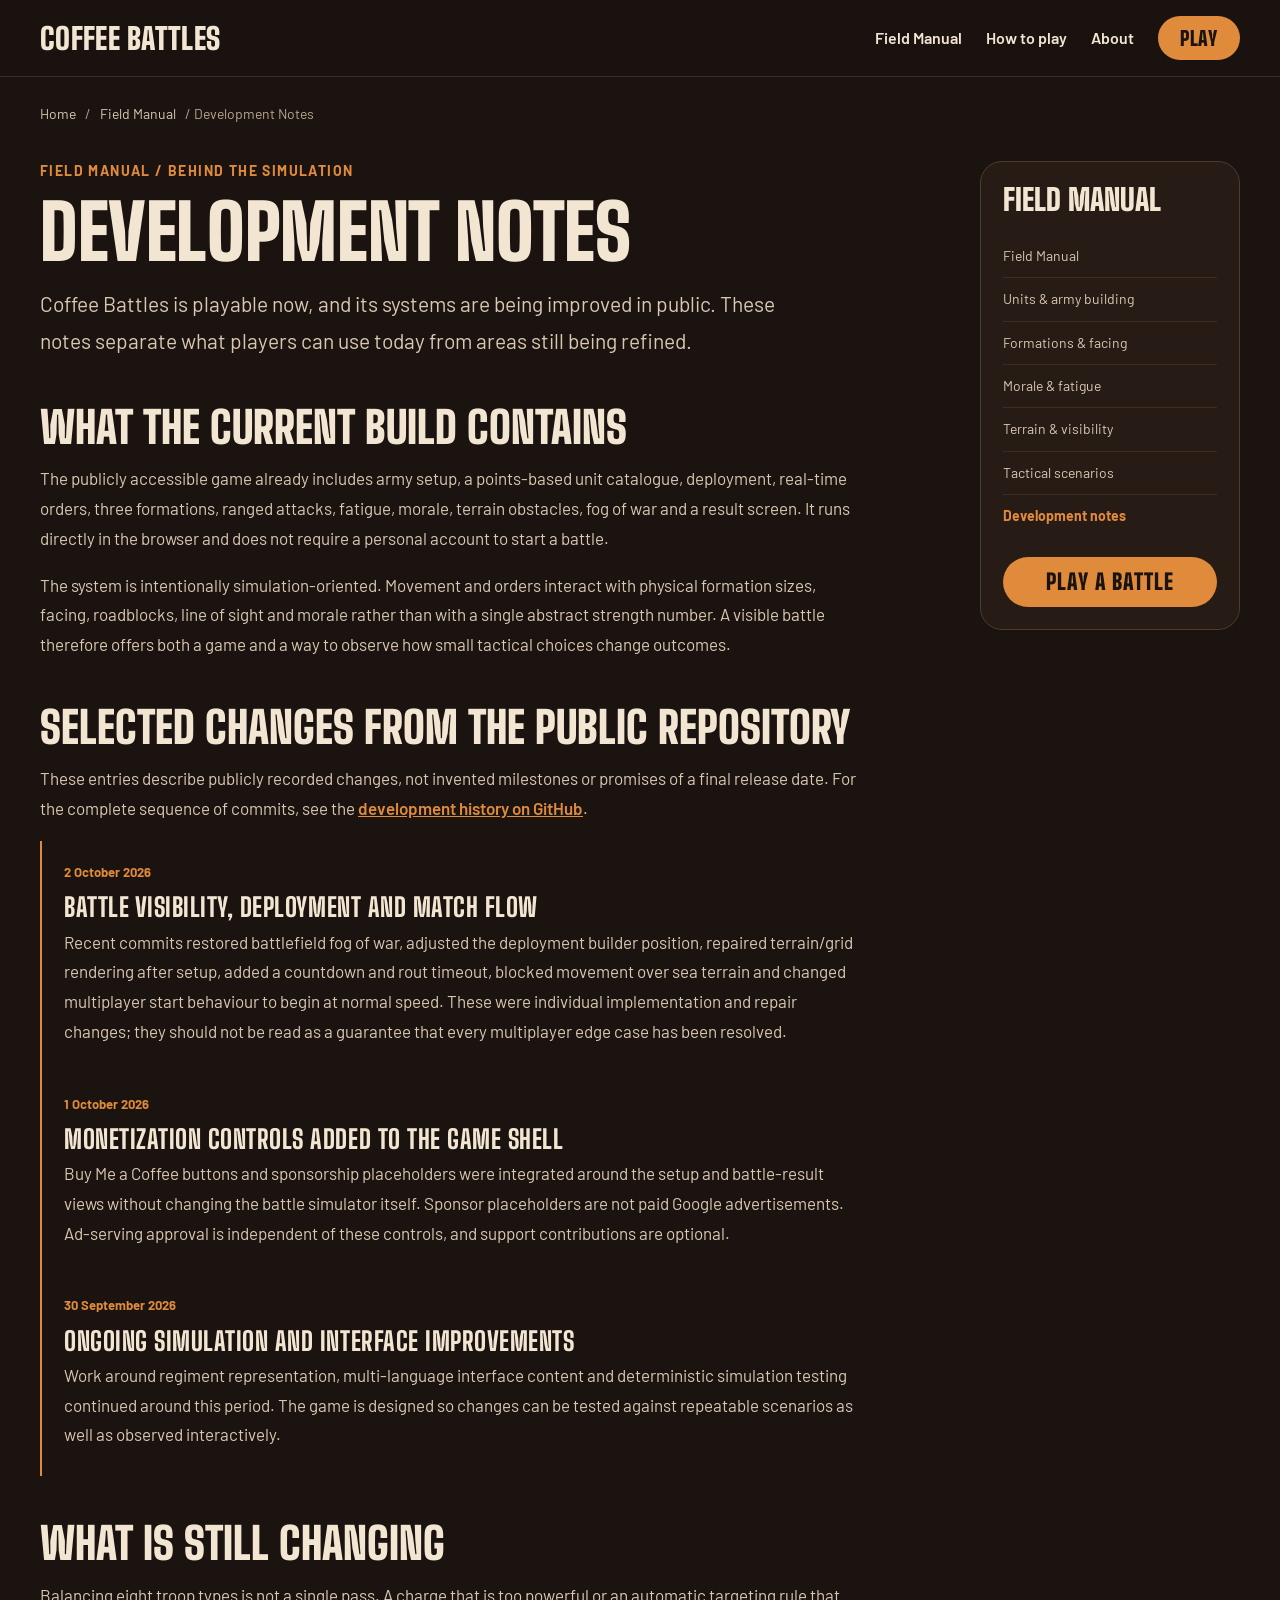
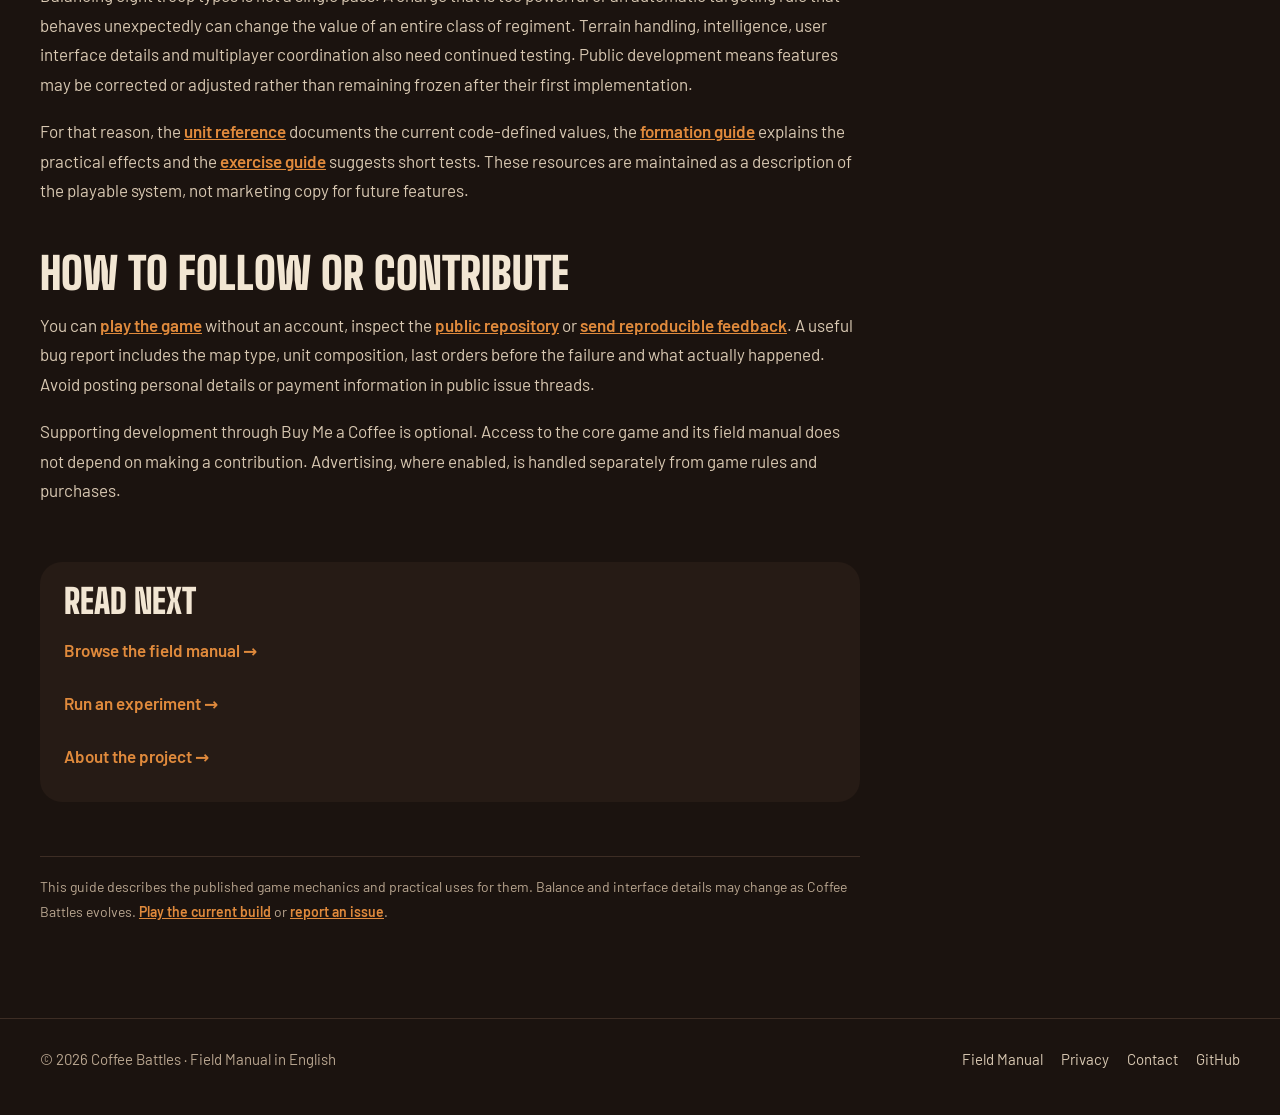
<file: development.html>
<!DOCTYPE html>
<html lang="en">
<head>
<meta charset="UTF-8">
<meta name="viewport" content="width=device-width,initial-scale=1">
<meta name="robots" content="index,follow">
<meta name="description" content="A transparent account of Coffee Battles game systems and recent development work: unit catalogue, AI, fog of war, multiplayer and ongoing improvements.">
<meta property="og:type" content="article">
<meta property="og:title" content="Development Notes | Coffee Battles">
<meta property="og:description" content="A transparent account of Coffee Battles game systems and recent development work: unit catalogue, AI, fog of war, multiplayer and ongoing improvements.">
<meta property="og:url" content="https://coffeebattles.online/development">
<link rel="canonical" href="https://coffeebattles.online/development">
<link rel="icon" href="/favicon.svg" type="image/svg+xml">
<link rel="stylesheet" href="/site.css">
<title>Development Notes | Coffee Battles</title>
</head>
<body><header class="site-header"><nav class="nav" aria-label="Main navigation"><a class="brand" href="/">Coffee Battles</a><div class="nav-links"><a href="/manual">Field Manual</a><a href="/how-to-play">How to play</a><a href="/about">About</a><a class="play" href="/play">Play</a></div></nav></header>
<main class="shell manual-layout"><div class="manual-breadcrumb"><a href="/">Home</a> / <a href="/manual">Field Manual</a> / Development Notes</div>
<div class="manual-columns sponsor-doc-grid sponsor-doc-grid--manual"><div class="sponsor-rail sponsor-rail--left" aria-hidden="true"><span class="sponsor-rail__kicker">SPONSOR</span><span class="sponsor-rail__cup">☕</span><strong class="sponsor-rail__label">AD SPACE</strong><small class="sponsor-rail__size">160 × 600</small></div><article class="prose manual-article">
<p class="manual-kicker">Field Manual / Behind the simulation</p><h1>Development Notes</h1><p class="lead">Coffee Battles is playable now, and its systems are being improved in public. These notes separate what players can use today from areas still being refined.</p>
<h2>What the current build contains</h2>
<p>The publicly accessible game already includes army setup, a points-based unit catalogue, deployment, real-time orders, three formations, ranged attacks, fatigue, morale, terrain obstacles, fog of war and a result screen. It runs directly in the browser and does not require a personal account to start a battle.</p>
<p>The system is intentionally simulation-oriented. Movement and orders interact with physical formation sizes, facing, roadblocks, line of sight and morale rather than with a single abstract strength number. A visible battle therefore offers both a game and a way to observe how small tactical choices change outcomes.</p>
<h2>Selected changes from the public repository</h2>
<p>These entries describe publicly recorded changes, not invented milestones or promises of a final release date. For the complete sequence of commits, see the <a href="https://github.com/erykwest/COFFEE_BATTLES/commits/main" rel="noopener noreferrer">development history on GitHub</a>.</p>
<div class="manual-timeline">
<section><time datetime="2026-10-02">2 October 2026</time><h3>Battle visibility, deployment and match flow</h3><p>Recent commits restored battlefield fog of war, adjusted the deployment builder position, repaired terrain/grid rendering after setup, added a countdown and rout timeout, blocked movement over sea terrain and changed multiplayer start behaviour to begin at normal speed. These were individual implementation and repair changes; they should not be read as a guarantee that every multiplayer edge case has been resolved.</p></section>
<section><time datetime="2026-10-01">1 October 2026</time><h3>Monetization controls added to the game shell</h3><p>Buy Me a Coffee buttons and sponsorship placeholders were integrated around the setup and battle-result views without changing the battle simulator itself. Sponsor placeholders are not paid Google advertisements. Ad-serving approval is independent of these controls, and support contributions are optional.</p></section>
<section><time datetime="2026-09-30">30 September 2026</time><h3>Ongoing simulation and interface improvements</h3><p>Work around regiment representation, multi-language interface content and deterministic simulation testing continued around this period. The game is designed so changes can be tested against repeatable scenarios as well as observed interactively.</p></section>
</div>
<h2>What is still changing</h2>
<p>Balancing eight troop types is not a single pass. A charge that is too powerful or an automatic targeting rule that behaves unexpectedly can change the value of an entire class of regiment. Terrain handling, intelligence, user interface details and multiplayer coordination also need continued testing. Public development means features may be corrected or adjusted rather than remaining frozen after their first implementation.</p>
<p>For that reason, the <a href="/units">unit reference</a> documents the current code-defined values, the <a href="/formations">formation guide</a> explains the practical effects and the <a href="/tactics">exercise guide</a> suggests short tests. These resources are maintained as a description of the playable system, not marketing copy for future features.</p>
<h2>How to follow or contribute</h2>
<p>You can <a href="/play">play the game</a> without an account, inspect the <a href="https://github.com/erykwest/COFFEE_BATTLES" rel="noopener noreferrer">public repository</a> or <a href="/contact">send reproducible feedback</a>. A useful bug report includes the map type, unit composition, last orders before the failure and what actually happened. Avoid posting personal details or payment information in public issue threads.</p>
<p>Supporting development through Buy Me a Coffee is optional. Access to the core game and its field manual does not depend on making a contribution. Advertising, where enabled, is handled separately from game rules and purchases.</p>
<section class="manual-related"><h2>Read next</h2><div class="manual-related-links"><a href="/manual">Browse the field manual →</a><a href="/tactics">Run an experiment →</a><a href="/about">About the project →</a></div></section>
<p class="manual-endnote">This guide describes the published game mechanics and practical uses for them. Balance and interface details may change as Coffee Battles evolves. <a href="/play">Play the current build</a> or <a href="/contact">report an issue</a>.</p>
</article>
<aside class="manual-side" aria-label="Field Manual chapters"><div class="manual-side-title">Field Manual</div><ol><li><a href="/manual">Field Manual</a></li><li><a href="/units">Units & army building</a></li><li><a href="/formations">Formations & facing</a></li><li><a href="/morale">Morale & fatigue</a></li><li><a href="/terrain">Terrain & visibility</a></li><li><a href="/tactics">Tactical scenarios</a></li><li><a href="/development" aria-current="page">Development notes</a></li></ol><a href="/play" class="btn primary manual-side-cta">Play a battle</a></aside><div class="sponsor-rail sponsor-rail--right" aria-hidden="true"><span class="sponsor-rail__kicker">SPONSOR</span><span class="sponsor-rail__cup">☕</span><strong class="sponsor-rail__label">AD SPACE</strong><small class="sponsor-rail__size">160 × 600</small></div>
</div></main><footer class="footer"><div class="footer-inner"><span>© 2026 Coffee Battles · Field Manual in English</span><div class="footer-links"><a href="/manual">Field Manual</a><a href="/privacy">Privacy</a><a href="/contact">Contact</a><a href="https://github.com/erykwest/COFFEE_BATTLES" rel="noopener noreferrer">GitHub</a></div></div></footer>
</body>
</html>
</file>
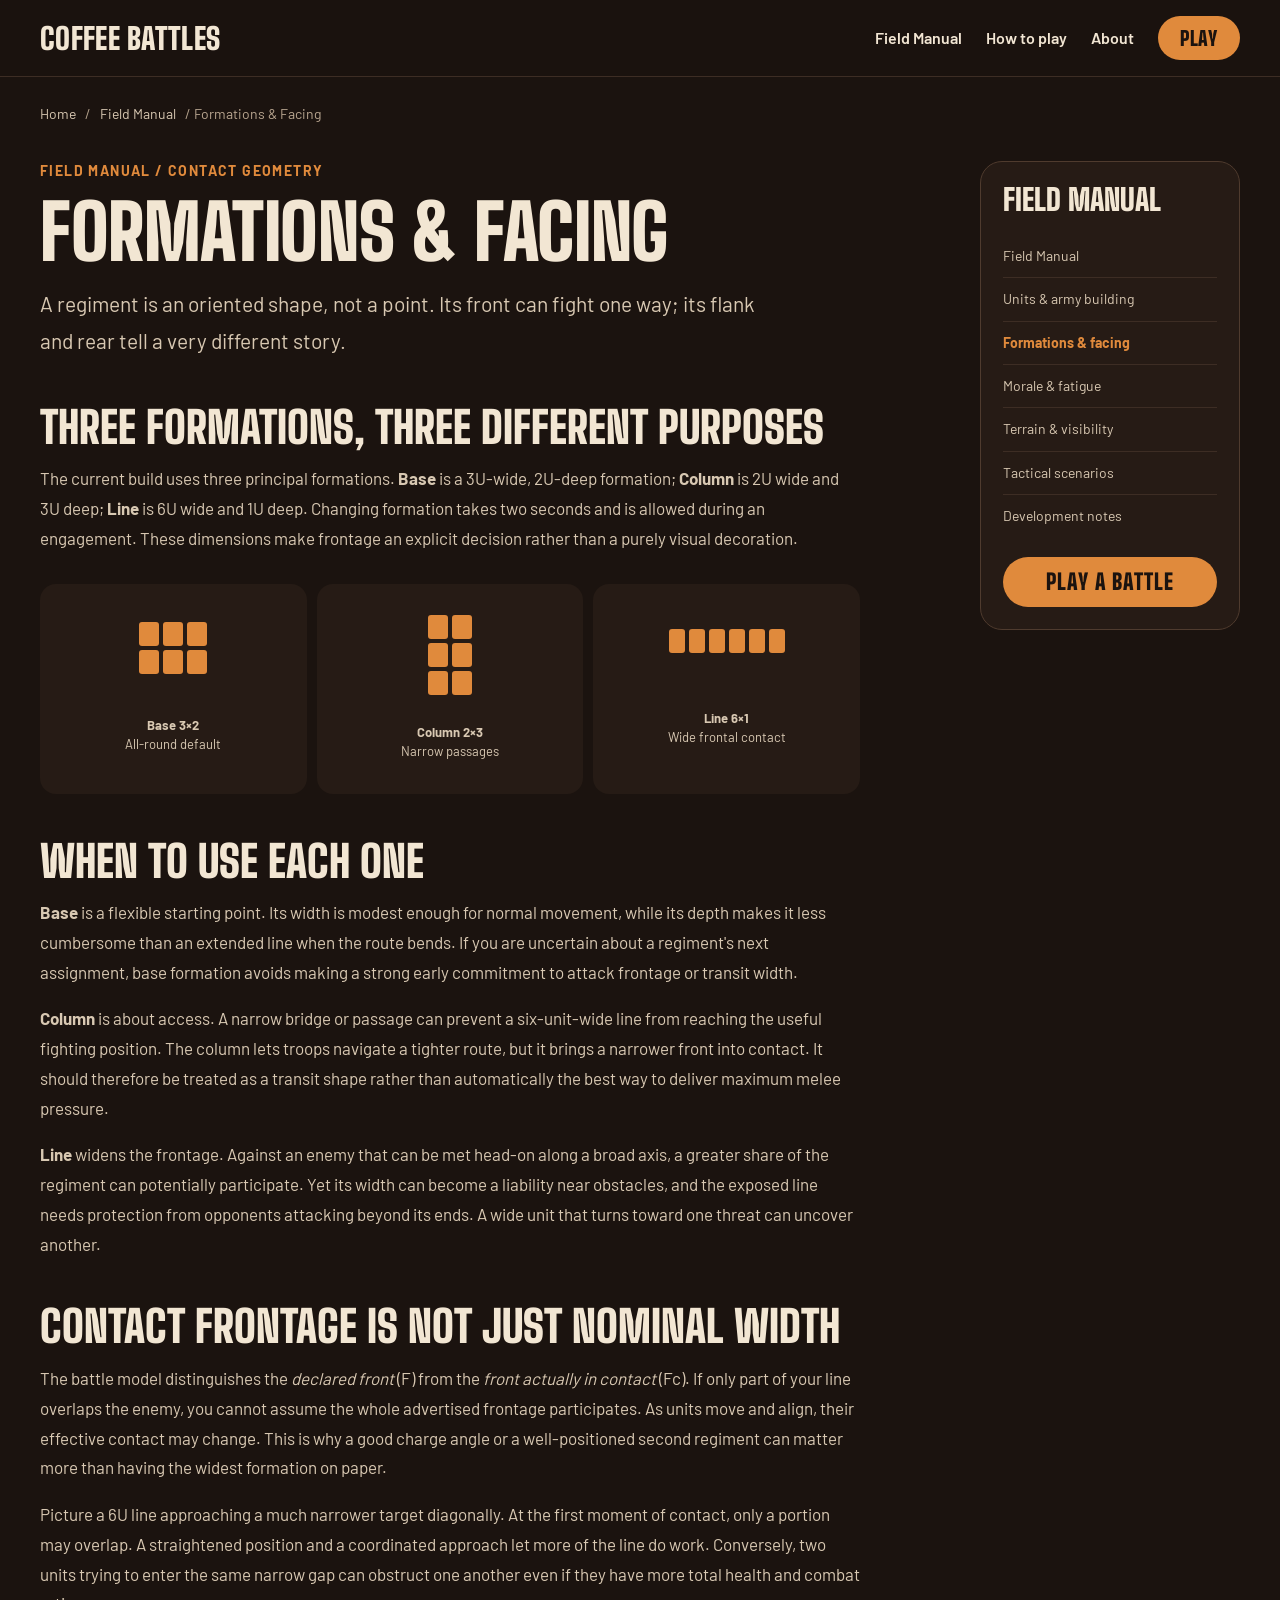
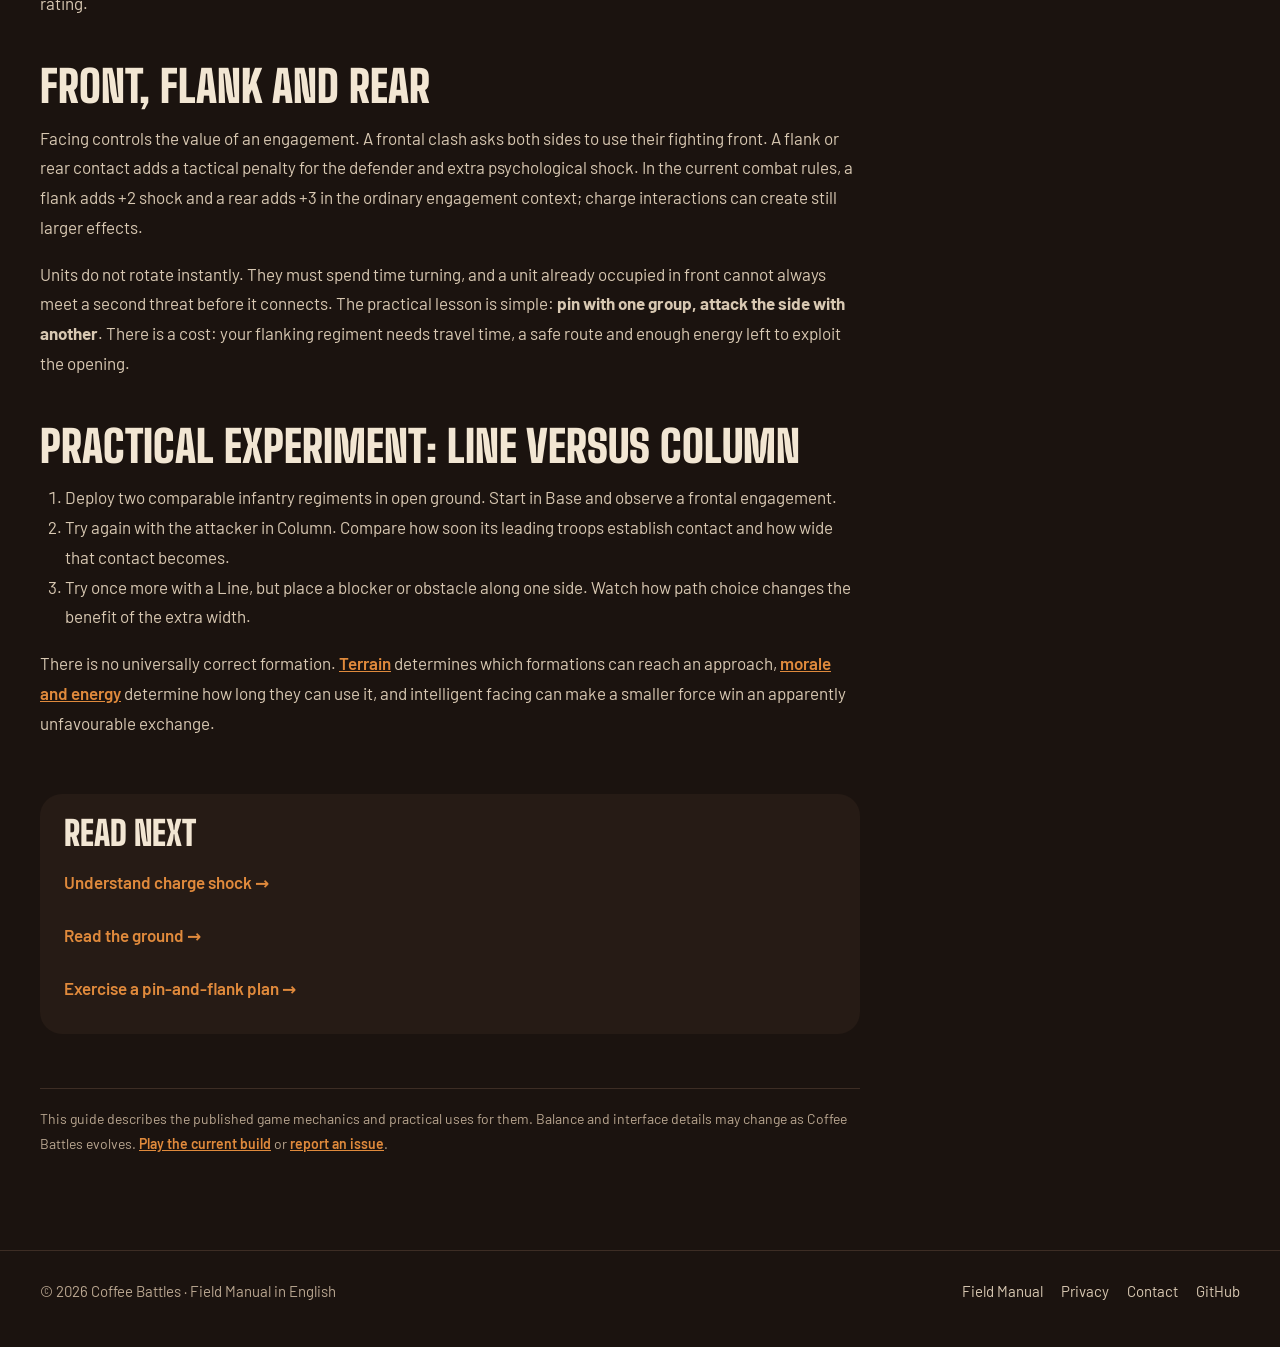
<file: formations.html>
<!DOCTYPE html>
<html lang="en">
<head>
<meta charset="UTF-8">
<meta name="viewport" content="width=device-width,initial-scale=1">
<meta name="robots" content="index,follow">
<meta name="description" content="Learn how base, column and line formations change regiment frontage and why flank, rear, turning time and coordinated contact decide Coffee Battles fights.">
<meta property="og:type" content="article">
<meta property="og:title" content="Formations & Facing | Coffee Battles">
<meta property="og:description" content="Learn how base, column and line formations change regiment frontage and why flank, rear, turning time and coordinated contact decide Coffee Battles fights.">
<meta property="og:url" content="https://coffeebattles.online/formations">
<link rel="canonical" href="https://coffeebattles.online/formations">
<link rel="icon" href="/favicon.svg" type="image/svg+xml">
<link rel="stylesheet" href="/site.css">
<title>Formations & Facing | Coffee Battles</title>
</head>
<body><header class="site-header"><nav class="nav" aria-label="Main navigation"><a class="brand" href="/">Coffee Battles</a><div class="nav-links"><a href="/manual">Field Manual</a><a href="/how-to-play">How to play</a><a href="/about">About</a><a class="play" href="/play">Play</a></div></nav></header>
<main class="shell manual-layout"><div class="manual-breadcrumb"><a href="/">Home</a> / <a href="/manual">Field Manual</a> / Formations & Facing</div>
<div class="manual-columns sponsor-doc-grid sponsor-doc-grid--manual"><div class="sponsor-rail sponsor-rail--left" aria-hidden="true"><span class="sponsor-rail__kicker">SPONSOR</span><span class="sponsor-rail__cup">☕</span><strong class="sponsor-rail__label">AD SPACE</strong><small class="sponsor-rail__size">160 × 600</small></div><article class="prose manual-article">
<p class="manual-kicker">Field Manual / Contact geometry</p><h1>Formations & Facing</h1><p class="lead">A regiment is an oriented shape, not a point. Its front can fight one way; its flank and rear tell a very different story.</p>
<h2>Three formations, three different purposes</h2>
<p>The current build uses three principal formations. <strong>Base</strong> is a 3U-wide, 2U-deep formation; <strong>Column</strong> is 2U wide and 3U deep; <strong>Line</strong> is 6U wide and 1U deep. Changing formation takes two seconds and is allowed during an engagement. These dimensions make frontage an explicit decision rather than a purely visual decoration.</p>
<div class="manual-diagrams"><figure><div class="formation-graphic base"><i></i><i></i><i></i><i></i><i></i><i></i></div><figcaption><strong>Base 3×2</strong><br>All-round default</figcaption></figure><figure><div class="formation-graphic column"><i></i><i></i><i></i><i></i><i></i><i></i></div><figcaption><strong>Column 2×3</strong><br>Narrow passages</figcaption></figure><figure><div class="formation-graphic line"><i></i><i></i><i></i><i></i><i></i><i></i></div><figcaption><strong>Line 6×1</strong><br>Wide frontal contact</figcaption></figure></div>
<h2>When to use each one</h2>
<p><strong>Base</strong> is a flexible starting point. Its width is modest enough for normal movement, while its depth makes it less cumbersome than an extended line when the route bends. If you are uncertain about a regiment's next assignment, base formation avoids making a strong early commitment to attack frontage or transit width.</p>
<p><strong>Column</strong> is about access. A narrow bridge or passage can prevent a six-unit-wide line from reaching the useful fighting position. The column lets troops navigate a tighter route, but it brings a narrower front into contact. It should therefore be treated as a transit shape rather than automatically the best way to deliver maximum melee pressure.</p>
<p><strong>Line</strong> widens the frontage. Against an enemy that can be met head-on along a broad axis, a greater share of the regiment can potentially participate. Yet its width can become a liability near obstacles, and the exposed line needs protection from opponents attacking beyond its ends. A wide unit that turns toward one threat can uncover another.</p>
<h2>Contact frontage is not just nominal width</h2>
<p>The battle model distinguishes the <em>declared front</em> (F) from the <em>front actually in contact</em> (Fc). If only part of your line overlaps the enemy, you cannot assume the whole advertised frontage participates. As units move and align, their effective contact may change. This is why a good charge angle or a well-positioned second regiment can matter more than having the widest formation on paper.</p>
<p>Picture a 6U line approaching a much narrower target diagonally. At the first moment of contact, only a portion may overlap. A straightened position and a coordinated approach let more of the line do work. Conversely, two units trying to enter the same narrow gap can obstruct one another even if they have more total health and combat rating.</p>
<h2>Front, flank and rear</h2>
<p>Facing controls the value of an engagement. A frontal clash asks both sides to use their fighting front. A flank or rear contact adds a tactical penalty for the defender and extra psychological shock. In the current combat rules, a flank adds +2 shock and a rear adds +3 in the ordinary engagement context; charge interactions can create still larger effects.</p>
<p>Units do not rotate instantly. They must spend time turning, and a unit already occupied in front cannot always meet a second threat before it connects. The practical lesson is simple: <strong>pin with one group, attack the side with another</strong>. There is a cost: your flanking regiment needs travel time, a safe route and enough energy left to exploit the opening.</p>
<h2>Practical experiment: line versus column</h2>
<ol><li>Deploy two comparable infantry regiments in open ground. Start in Base and observe a frontal engagement.</li><li>Try again with the attacker in Column. Compare how soon its leading troops establish contact and how wide that contact becomes.</li><li>Try once more with a Line, but place a blocker or obstacle along one side. Watch how path choice changes the benefit of the extra width.</li></ol>
<p>There is no universally correct formation. <a href="/terrain">Terrain</a> determines which formations can reach an approach, <a href="/morale">morale and energy</a> determine how long they can use it, and intelligent facing can make a smaller force win an apparently unfavourable exchange.</p>
<section class="manual-related"><h2>Read next</h2><div class="manual-related-links"><a href="/morale">Understand charge shock →</a><a href="/terrain">Read the ground →</a><a href="/tactics">Exercise a pin-and-flank plan →</a></div></section>
<p class="manual-endnote">This guide describes the published game mechanics and practical uses for them. Balance and interface details may change as Coffee Battles evolves. <a href="/play">Play the current build</a> or <a href="/contact">report an issue</a>.</p>
</article>
<aside class="manual-side" aria-label="Field Manual chapters"><div class="manual-side-title">Field Manual</div><ol><li><a href="/manual">Field Manual</a></li><li><a href="/units">Units & army building</a></li><li><a href="/formations" aria-current="page">Formations & facing</a></li><li><a href="/morale">Morale & fatigue</a></li><li><a href="/terrain">Terrain & visibility</a></li><li><a href="/tactics">Tactical scenarios</a></li><li><a href="/development">Development notes</a></li></ol><a href="/play" class="btn primary manual-side-cta">Play a battle</a></aside><div class="sponsor-rail sponsor-rail--right" aria-hidden="true"><span class="sponsor-rail__kicker">SPONSOR</span><span class="sponsor-rail__cup">☕</span><strong class="sponsor-rail__label">AD SPACE</strong><small class="sponsor-rail__size">160 × 600</small></div>
</div></main><footer class="footer"><div class="footer-inner"><span>© 2026 Coffee Battles · Field Manual in English</span><div class="footer-links"><a href="/manual">Field Manual</a><a href="/privacy">Privacy</a><a href="/contact">Contact</a><a href="https://github.com/erykwest/COFFEE_BATTLES" rel="noopener noreferrer">GitHub</a></div></div></footer>
</body>
</html>
</file>
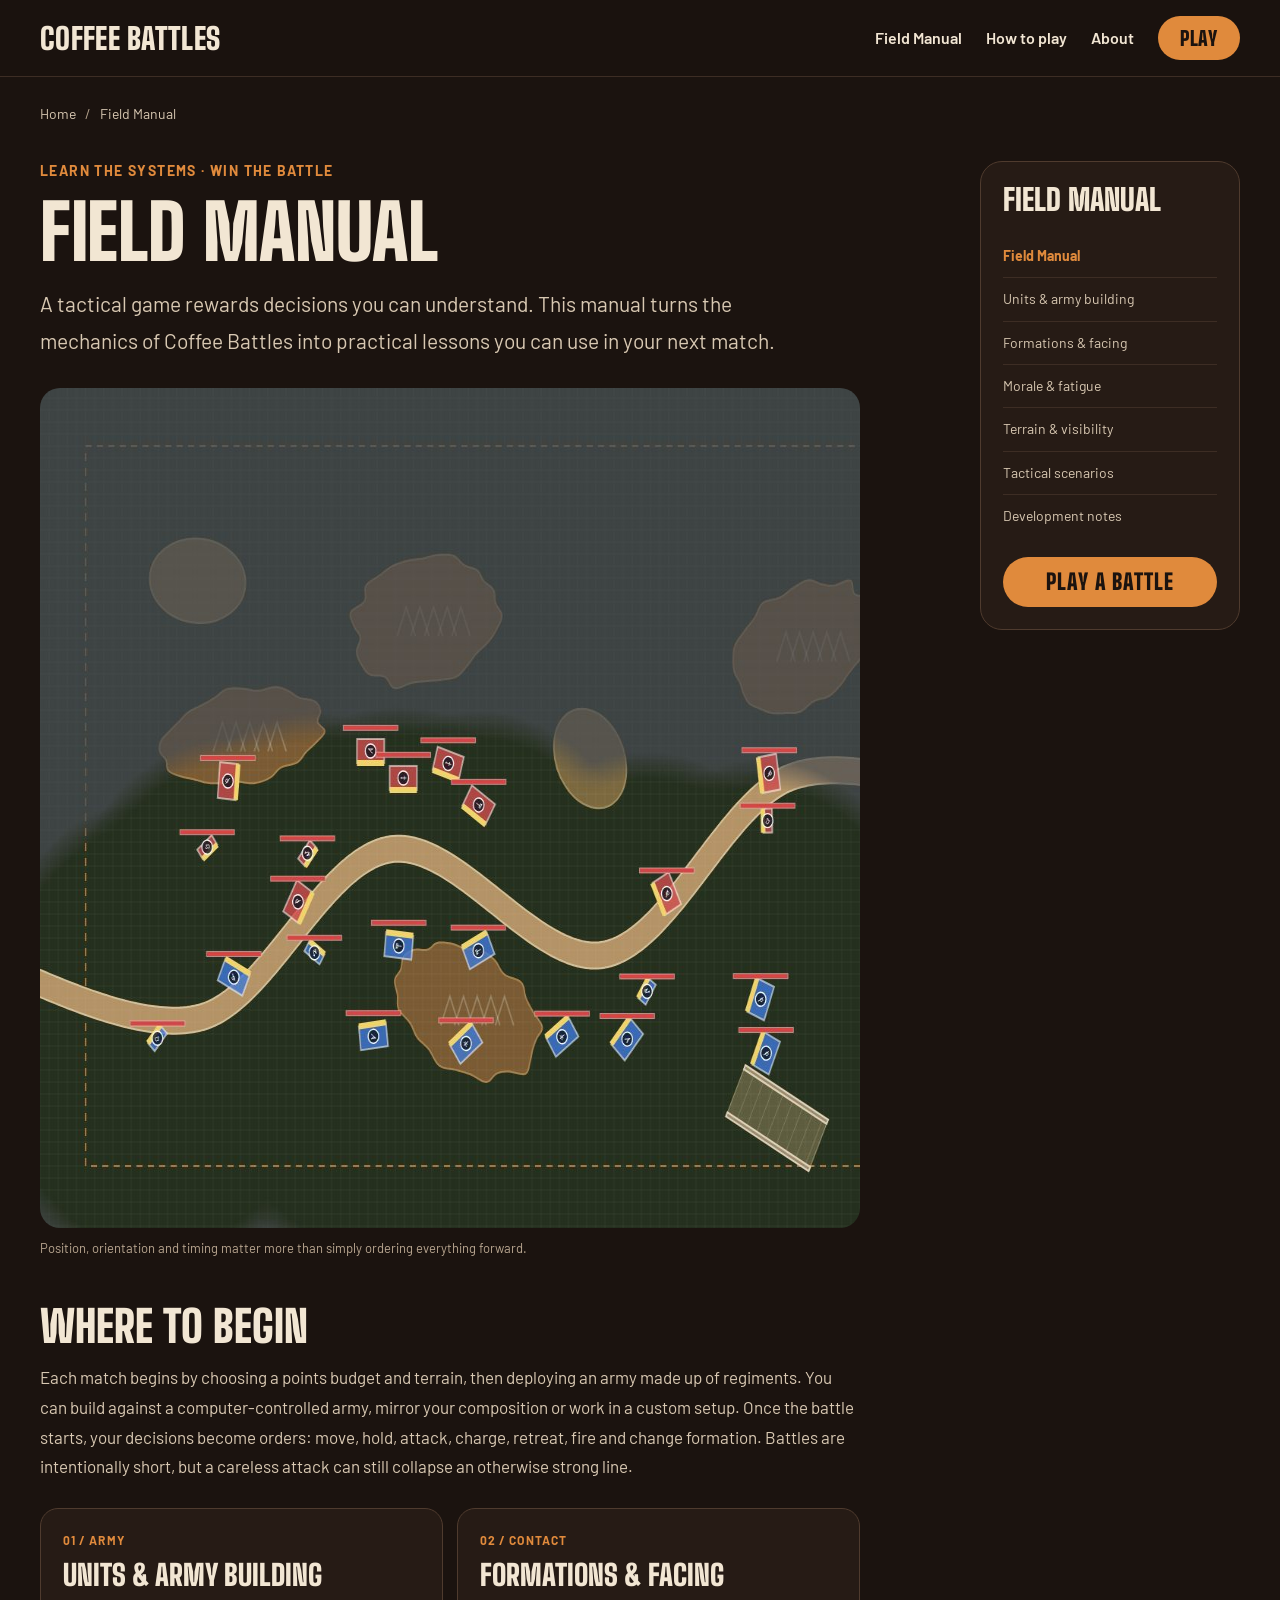
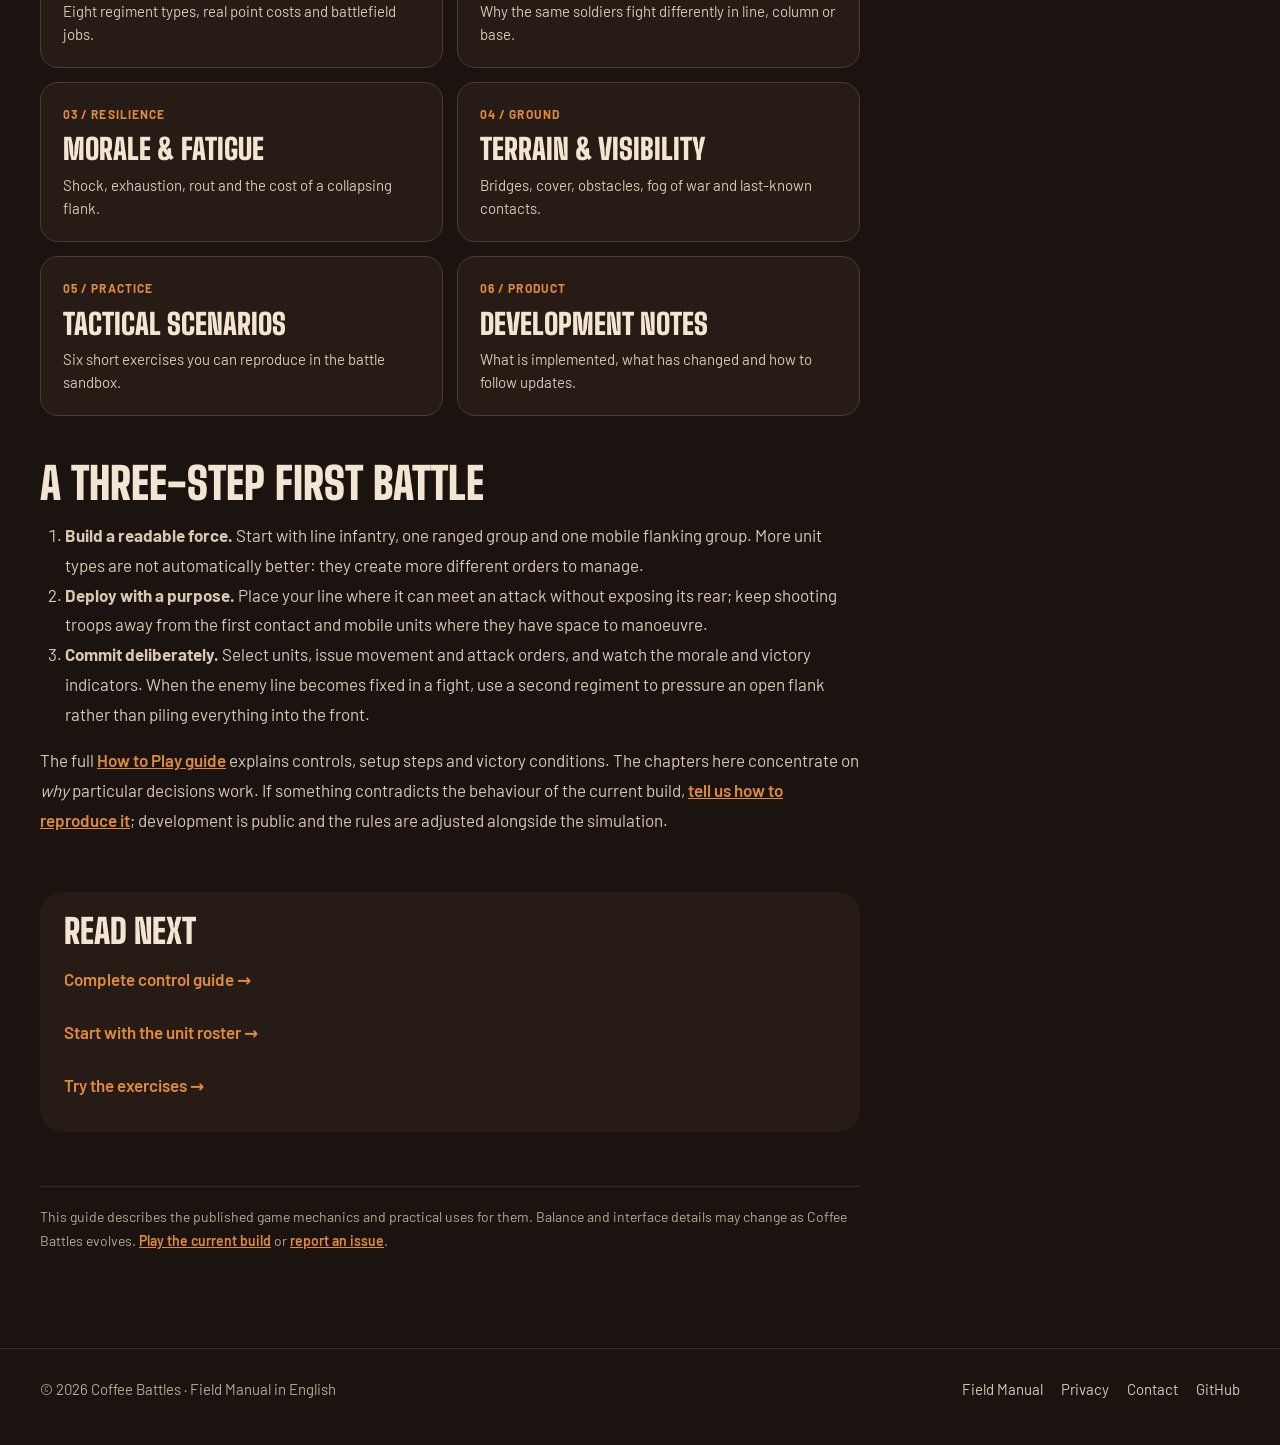
<file: manual.html>
<!DOCTYPE html>
<html lang="en">
<head>
<meta charset="UTF-8">
<meta name="viewport" content="width=device-width,initial-scale=1">
<meta name="robots" content="index,follow">
<meta name="description" content="The official Coffee Battles field manual: eight unit types, formation tactics, morale, terrain, visibility and battle plans for the browser wargame.">
<meta property="og:type" content="article">
<meta property="og:title" content="Field Manual | Coffee Battles">
<meta property="og:description" content="The official Coffee Battles field manual: eight unit types, formation tactics, morale, terrain, visibility and battle plans for the browser wargame.">
<meta property="og:url" content="https://coffeebattles.online/manual">
<link rel="canonical" href="https://coffeebattles.online/manual">
<link rel="icon" href="/favicon.svg" type="image/svg+xml">
<link rel="stylesheet" href="/site.css">
<title>Field Manual | Coffee Battles</title>
</head>
<body><header class="site-header"><nav class="nav" aria-label="Main navigation"><a class="brand" href="/">Coffee Battles</a><div class="nav-links"><a href="/manual" aria-current="page">Field Manual</a><a href="/how-to-play">How to play</a><a href="/about">About</a><a class="play" href="/play">Play</a></div></nav></header>
<main class="shell manual-layout"><div class="manual-breadcrumb"><a href="/">Home</a> / <a href="/manual">Field Manual</a></div>
<div class="manual-columns sponsor-doc-grid sponsor-doc-grid--manual"><div class="sponsor-rail sponsor-rail--left" aria-hidden="true"><span class="sponsor-rail__kicker">SPONSOR</span><span class="sponsor-rail__cup">☕</span><strong class="sponsor-rail__label">AD SPACE</strong><small class="sponsor-rail__size">160 × 600</small></div><article class="prose manual-article">
<p class="manual-kicker">Learn the systems · Win the battle</p><h1>Field Manual</h1><p class="lead">A tactical game rewards decisions you can understand. This manual turns the mechanics of Coffee Battles into practical lessons you can use in your next match.</p>
<figure class="manual-hero"><img loading="lazy" src="/assets/battle-hills.jpg" alt="Coffee Battles battlefield with red and blue regiments arranged near a road and hills." width="1080" height="840"><figcaption>Position, orientation and timing matter more than simply ordering everything forward.</figcaption></figure>
<h2>Where to begin</h2>
<p>Each match begins by choosing a points budget and terrain, then deploying an army made up of regiments. You can build against a computer-controlled army, mirror your composition or work in a custom setup. Once the battle starts, your decisions become orders: move, hold, attack, charge, retreat, fire and change formation. Battles are intentionally short, but a careless attack can still collapse an otherwise strong line.</p>
<div class="manual-card-grid">
<a class="manual-card" href="/units"><span>01 / Army</span><strong>Units &amp; army building</strong><small>Eight regiment types, real point costs and battlefield jobs.</small></a>
<a class="manual-card" href="/formations"><span>02 / Contact</span><strong>Formations &amp; facing</strong><small>Why the same soldiers fight differently in line, column or base.</small></a>
<a class="manual-card" href="/morale"><span>03 / Resilience</span><strong>Morale &amp; fatigue</strong><small>Shock, exhaustion, rout and the cost of a collapsing flank.</small></a>
<a class="manual-card" href="/terrain"><span>04 / Ground</span><strong>Terrain &amp; visibility</strong><small>Bridges, cover, obstacles, fog of war and last-known contacts.</small></a>
<a class="manual-card" href="/tactics"><span>05 / Practice</span><strong>Tactical scenarios</strong><small>Six short exercises you can reproduce in the battle sandbox.</small></a>
<a class="manual-card" href="/development"><span>06 / Product</span><strong>Development notes</strong><small>What is implemented, what has changed and how to follow updates.</small></a></div>
<h2>A three-step first battle</h2>
<ol><li><strong>Build a readable force.</strong> Start with line infantry, one ranged group and one mobile flanking group. More unit types are not automatically better: they create more different orders to manage.</li>
<li><strong>Deploy with a purpose.</strong> Place your line where it can meet an attack without exposing its rear; keep shooting troops away from the first contact and mobile units where they have space to manoeuvre.</li>
<li><strong>Commit deliberately.</strong> Select units, issue movement and attack orders, and watch the morale and victory indicators. When the enemy line becomes fixed in a fight, use a second regiment to pressure an open flank rather than piling everything into the front.</li></ol>
<p>The full <a href="/how-to-play">How to Play guide</a> explains controls, setup steps and victory conditions. The chapters here concentrate on <em>why</em> particular decisions work. If something contradicts the behaviour of the current build, <a href="/contact">tell us how to reproduce it</a>; development is public and the rules are adjusted alongside the simulation.</p>
<section class="manual-related"><h2>Read next</h2><div class="manual-related-links"><a href="/how-to-play">Complete control guide →</a><a href="/units">Start with the unit roster →</a><a href="/tactics">Try the exercises →</a></div></section>
<p class="manual-endnote">This guide describes the published game mechanics and practical uses for them. Balance and interface details may change as Coffee Battles evolves. <a href="/play">Play the current build</a> or <a href="/contact">report an issue</a>.</p>
</article>
<aside class="manual-side" aria-label="Field Manual chapters"><div class="manual-side-title">Field Manual</div><ol><li><a href="/manual" aria-current="page">Field Manual</a></li><li><a href="/units">Units & army building</a></li><li><a href="/formations">Formations & facing</a></li><li><a href="/morale">Morale & fatigue</a></li><li><a href="/terrain">Terrain & visibility</a></li><li><a href="/tactics">Tactical scenarios</a></li><li><a href="/development">Development notes</a></li></ol><a href="/play" class="btn primary manual-side-cta">Play a battle</a></aside><div class="sponsor-rail sponsor-rail--right" aria-hidden="true"><span class="sponsor-rail__kicker">SPONSOR</span><span class="sponsor-rail__cup">☕</span><strong class="sponsor-rail__label">AD SPACE</strong><small class="sponsor-rail__size">160 × 600</small></div>
</div></main><footer class="footer"><div class="footer-inner"><span>© 2026 Coffee Battles · Field Manual in English</span><div class="footer-links"><a href="/manual">Field Manual</a><a href="/privacy">Privacy</a><a href="/contact">Contact</a><a href="https://github.com/erykwest/COFFEE_BATTLES" rel="noopener noreferrer">GitHub</a></div></div></footer>
</body>
</html>
</file>
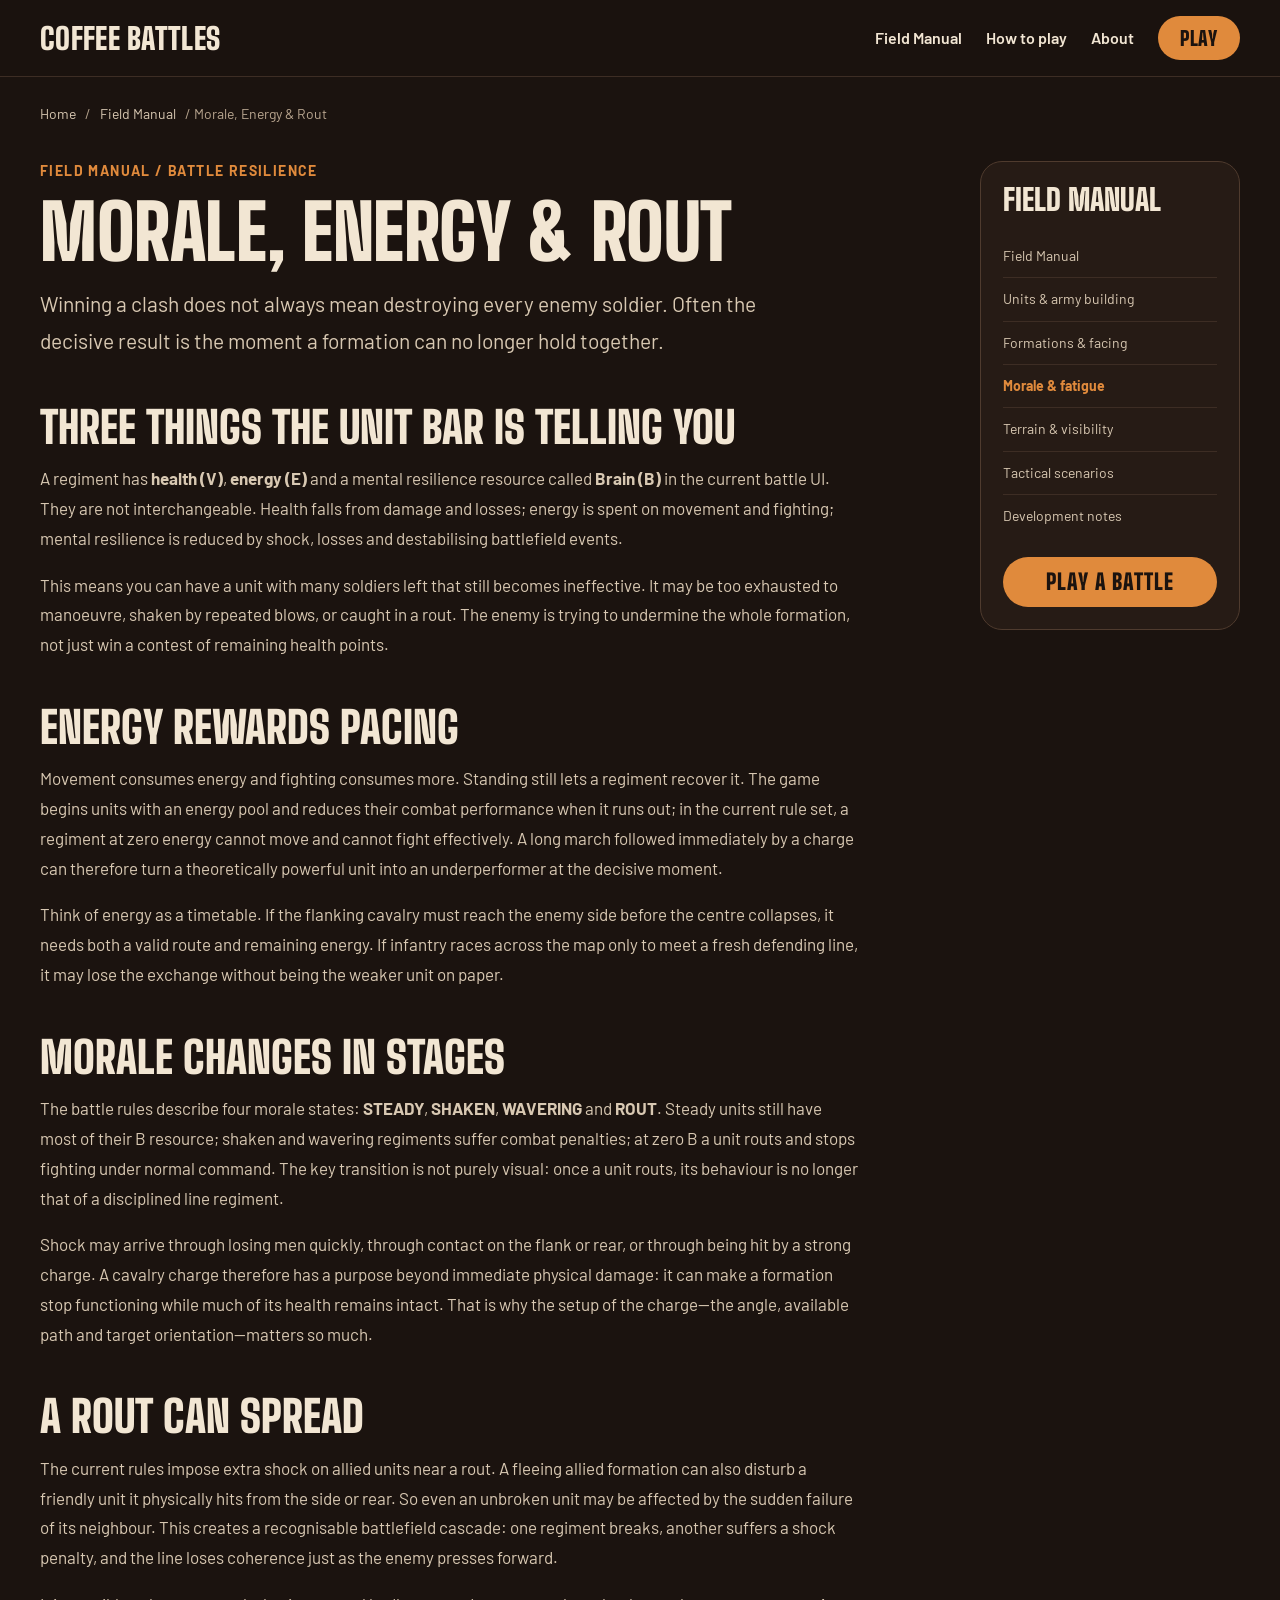
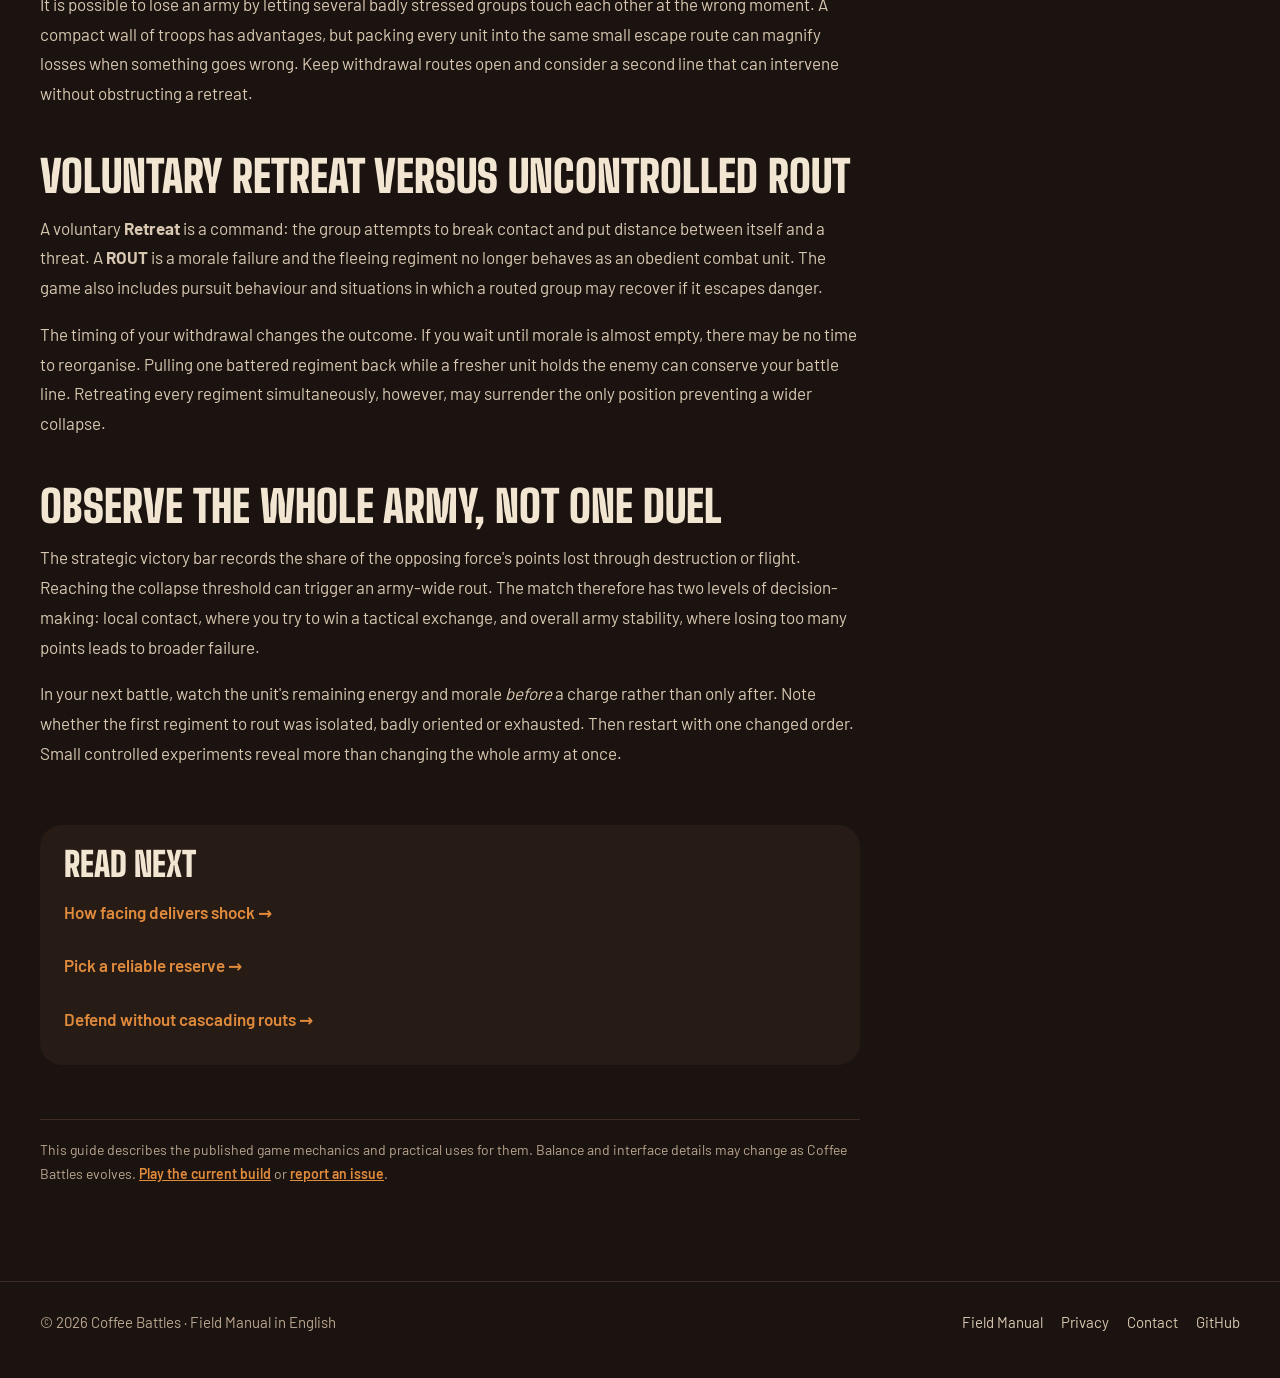
<file: morale.html>
<!DOCTYPE html>
<html lang="en">
<head>
<meta charset="UTF-8">
<meta name="viewport" content="width=device-width,initial-scale=1">
<meta name="robots" content="index,follow">
<meta name="description" content="How fatigue, shock, morale states, allied rout and withdrawal affect the battlefield in Coffee Battles. Learn to recognise and prevent a cascading collapse.">
<meta property="og:type" content="article">
<meta property="og:title" content="Morale, Energy & Rout | Coffee Battles">
<meta property="og:description" content="How fatigue, shock, morale states, allied rout and withdrawal affect the battlefield in Coffee Battles. Learn to recognise and prevent a cascading collapse.">
<meta property="og:url" content="https://coffeebattles.online/morale">
<link rel="canonical" href="https://coffeebattles.online/morale">
<link rel="icon" href="/favicon.svg" type="image/svg+xml">
<link rel="stylesheet" href="/site.css">
<title>Morale, Energy & Rout | Coffee Battles</title>
</head>
<body><header class="site-header"><nav class="nav" aria-label="Main navigation"><a class="brand" href="/">Coffee Battles</a><div class="nav-links"><a href="/manual">Field Manual</a><a href="/how-to-play">How to play</a><a href="/about">About</a><a class="play" href="/play">Play</a></div></nav></header>
<main class="shell manual-layout"><div class="manual-breadcrumb"><a href="/">Home</a> / <a href="/manual">Field Manual</a> / Morale, Energy & Rout</div>
<div class="manual-columns sponsor-doc-grid sponsor-doc-grid--manual"><div class="sponsor-rail sponsor-rail--left" aria-hidden="true"><span class="sponsor-rail__kicker">SPONSOR</span><span class="sponsor-rail__cup">☕</span><strong class="sponsor-rail__label">AD SPACE</strong><small class="sponsor-rail__size">160 × 600</small></div><article class="prose manual-article">
<p class="manual-kicker">Field Manual / Battle resilience</p><h1>Morale, Energy & Rout</h1><p class="lead">Winning a clash does not always mean destroying every enemy soldier. Often the decisive result is the moment a formation can no longer hold together.</p>
<h2>Three things the unit bar is telling you</h2>
<p>A regiment has <strong>health (V)</strong>, <strong>energy (E)</strong> and a mental resilience resource called <strong>Brain (B)</strong> in the current battle UI. They are not interchangeable. Health falls from damage and losses; energy is spent on movement and fighting; mental resilience is reduced by shock, losses and destabilising battlefield events.</p>
<p>This means you can have a unit with many soldiers left that still becomes ineffective. It may be too exhausted to manoeuvre, shaken by repeated blows, or caught in a rout. The enemy is trying to undermine the whole formation, not just win a contest of remaining health points.</p>
<h2>Energy rewards pacing</h2>
<p>Movement consumes energy and fighting consumes more. Standing still lets a regiment recover it. The game begins units with an energy pool and reduces their combat performance when it runs out; in the current rule set, a regiment at zero energy cannot move and cannot fight effectively. A long march followed immediately by a charge can therefore turn a theoretically powerful unit into an underperformer at the decisive moment.</p>
<p>Think of energy as a timetable. If the flanking cavalry must reach the enemy side before the centre collapses, it needs both a valid route and remaining energy. If infantry races across the map only to meet a fresh defending line, it may lose the exchange without being the weaker unit on paper.</p>
<h2>Morale changes in stages</h2>
<p>The battle rules describe four morale states: <strong>STEADY</strong>, <strong>SHAKEN</strong>, <strong>WAVERING</strong> and <strong>ROUT</strong>. Steady units still have most of their B resource; shaken and wavering regiments suffer combat penalties; at zero B a unit routs and stops fighting under normal command. The key transition is not purely visual: once a unit routs, its behaviour is no longer that of a disciplined line regiment.</p>
<p>Shock may arrive through losing men quickly, through contact on the flank or rear, or through being hit by a strong charge. A cavalry charge therefore has a purpose beyond immediate physical damage: it can make a formation stop functioning while much of its health remains intact. That is why the setup of the charge—the angle, available path and target orientation—matters so much.</p>
<h2>A rout can spread</h2>
<p>The current rules impose extra shock on allied units near a rout. A fleeing allied formation can also disturb a friendly unit it physically hits from the side or rear. So even an unbroken unit may be affected by the sudden failure of its neighbour. This creates a recognisable battlefield cascade: one regiment breaks, another suffers a shock penalty, and the line loses coherence just as the enemy presses forward.</p>
<p>It is possible to lose an army by letting several badly stressed groups touch each other at the wrong moment. A compact wall of troops has advantages, but packing every unit into the same small escape route can magnify losses when something goes wrong. Keep withdrawal routes open and consider a second line that can intervene without obstructing a retreat.</p>
<h2>Voluntary retreat versus uncontrolled rout</h2>
<p>A voluntary <strong>Retreat</strong> is a command: the group attempts to break contact and put distance between itself and a threat. A <strong>ROUT</strong> is a morale failure and the fleeing regiment no longer behaves as an obedient combat unit. The game also includes pursuit behaviour and situations in which a routed group may recover if it escapes danger.</p>
<p>The timing of your withdrawal changes the outcome. If you wait until morale is almost empty, there may be no time to reorganise. Pulling one battered regiment back while a fresher unit holds the enemy can conserve your battle line. Retreating every regiment simultaneously, however, may surrender the only position preventing a wider collapse.</p>
<h2>Observe the whole army, not one duel</h2>
<p>The strategic victory bar records the share of the opposing force's points lost through destruction or flight. Reaching the collapse threshold can trigger an army-wide rout. The match therefore has two levels of decision-making: local contact, where you try to win a tactical exchange, and overall army stability, where losing too many points leads to broader failure.</p>
<p>In your next battle, watch the unit's remaining energy and morale <em>before</em> a charge rather than only after. Note whether the first regiment to rout was isolated, badly oriented or exhausted. Then restart with one changed order. Small controlled experiments reveal more than changing the whole army at once.</p>
<section class="manual-related"><h2>Read next</h2><div class="manual-related-links"><a href="/formations">How facing delivers shock →</a><a href="/units">Pick a reliable reserve →</a><a href="/tactics">Defend without cascading routs →</a></div></section>
<p class="manual-endnote">This guide describes the published game mechanics and practical uses for them. Balance and interface details may change as Coffee Battles evolves. <a href="/play">Play the current build</a> or <a href="/contact">report an issue</a>.</p>
</article>
<aside class="manual-side" aria-label="Field Manual chapters"><div class="manual-side-title">Field Manual</div><ol><li><a href="/manual">Field Manual</a></li><li><a href="/units">Units & army building</a></li><li><a href="/formations">Formations & facing</a></li><li><a href="/morale" aria-current="page">Morale & fatigue</a></li><li><a href="/terrain">Terrain & visibility</a></li><li><a href="/tactics">Tactical scenarios</a></li><li><a href="/development">Development notes</a></li></ol><a href="/play" class="btn primary manual-side-cta">Play a battle</a></aside><div class="sponsor-rail sponsor-rail--right" aria-hidden="true"><span class="sponsor-rail__kicker">SPONSOR</span><span class="sponsor-rail__cup">☕</span><strong class="sponsor-rail__label">AD SPACE</strong><small class="sponsor-rail__size">160 × 600</small></div>
</div></main><footer class="footer"><div class="footer-inner"><span>© 2026 Coffee Battles · Field Manual in English</span><div class="footer-links"><a href="/manual">Field Manual</a><a href="/privacy">Privacy</a><a href="/contact">Contact</a><a href="https://github.com/erykwest/COFFEE_BATTLES" rel="noopener noreferrer">GitHub</a></div></div></footer>
</body>
</html>
</file>
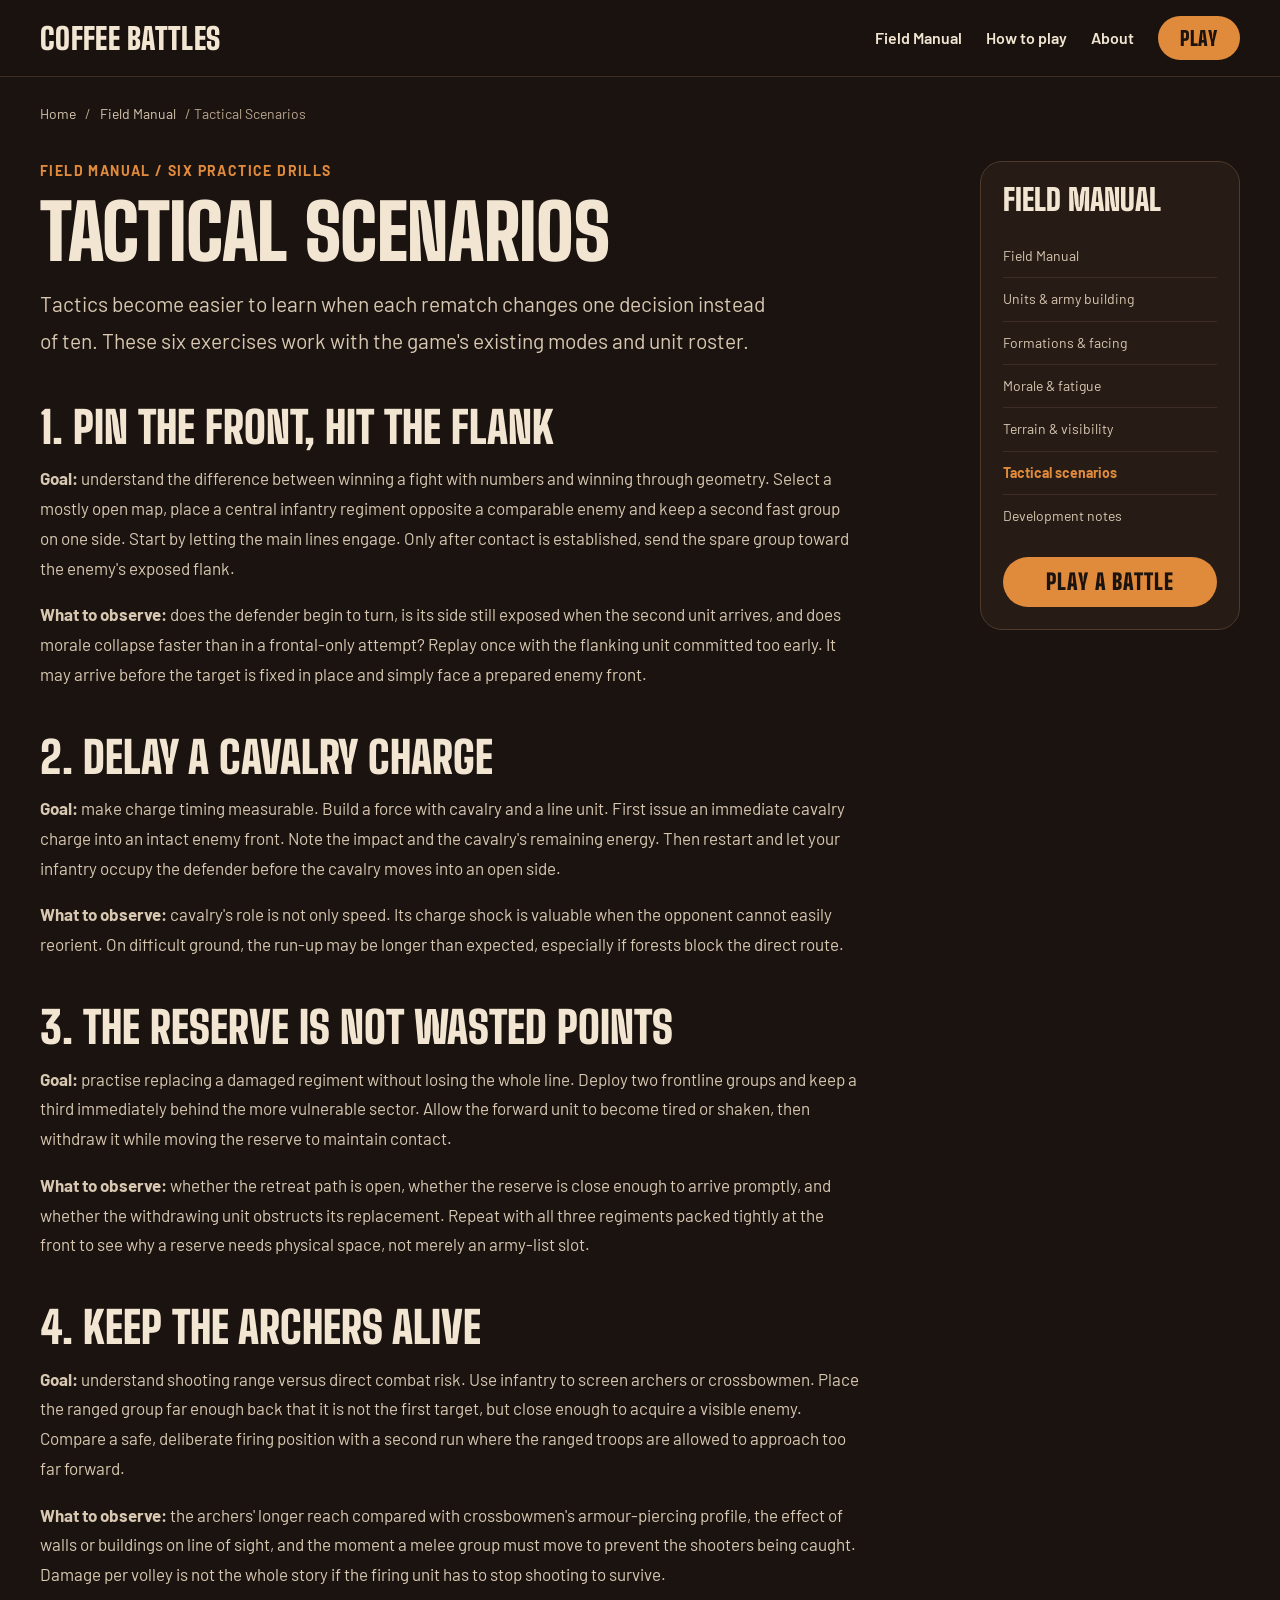
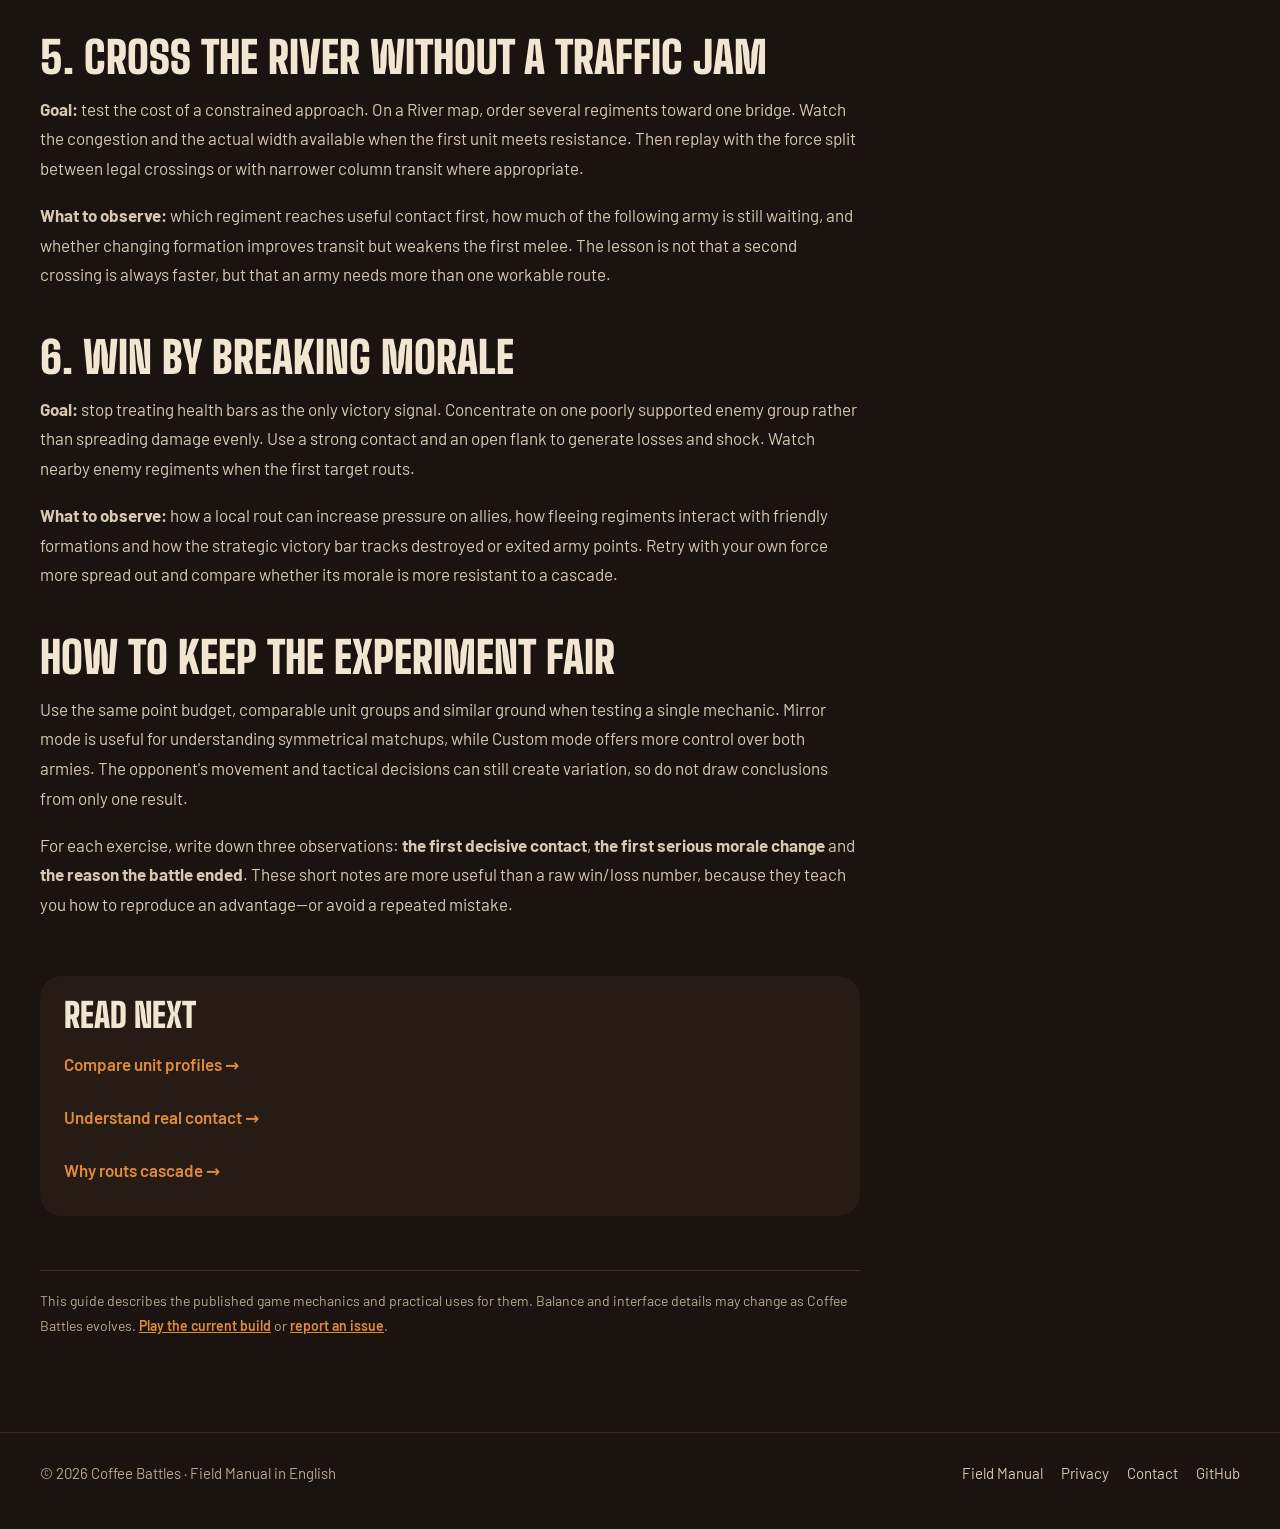
<file: tactics.html>
<!DOCTYPE html>
<html lang="en">
<head>
<meta charset="UTF-8">
<meta name="viewport" content="width=device-width,initial-scale=1">
<meta name="robots" content="index,follow">
<meta name="description" content="Six reproducible Coffee Battles tactical exercises covering flanking, cavalry timing, defensive lines, ranged positioning, river crossings and rout control.">
<meta property="og:type" content="article">
<meta property="og:title" content="Tactical Scenarios | Coffee Battles">
<meta property="og:description" content="Six reproducible Coffee Battles tactical exercises covering flanking, cavalry timing, defensive lines, ranged positioning, river crossings and rout control.">
<meta property="og:url" content="https://coffeebattles.online/tactics">
<link rel="canonical" href="https://coffeebattles.online/tactics">
<link rel="icon" href="/favicon.svg" type="image/svg+xml">
<link rel="stylesheet" href="/site.css">
<title>Tactical Scenarios | Coffee Battles</title>
</head>
<body><header class="site-header"><nav class="nav" aria-label="Main navigation"><a class="brand" href="/">Coffee Battles</a><div class="nav-links"><a href="/manual">Field Manual</a><a href="/how-to-play">How to play</a><a href="/about">About</a><a class="play" href="/play">Play</a></div></nav></header>
<main class="shell manual-layout"><div class="manual-breadcrumb"><a href="/">Home</a> / <a href="/manual">Field Manual</a> / Tactical Scenarios</div>
<div class="manual-columns sponsor-doc-grid sponsor-doc-grid--manual"><div class="sponsor-rail sponsor-rail--left" aria-hidden="true"><span class="sponsor-rail__kicker">SPONSOR</span><span class="sponsor-rail__cup">☕</span><strong class="sponsor-rail__label">AD SPACE</strong><small class="sponsor-rail__size">160 × 600</small></div><article class="prose manual-article">
<p class="manual-kicker">Field Manual / Six practice drills</p><h1>Tactical Scenarios</h1><p class="lead">Tactics become easier to learn when each rematch changes one decision instead of ten. These six exercises work with the game's existing modes and unit roster.</p>
<h2>1. Pin the front, hit the flank</h2>
<p><strong>Goal:</strong> understand the difference between winning a fight with numbers and winning through geometry. Select a mostly open map, place a central infantry regiment opposite a comparable enemy and keep a second fast group on one side. Start by letting the main lines engage. Only after contact is established, send the spare group toward the enemy's exposed flank.</p>
<p><strong>What to observe:</strong> does the defender begin to turn, is its side still exposed when the second unit arrives, and does morale collapse faster than in a frontal-only attempt? Replay once with the flanking unit committed too early. It may arrive before the target is fixed in place and simply face a prepared enemy front.</p>
<h2>2. Delay a cavalry charge</h2>
<p><strong>Goal:</strong> make charge timing measurable. Build a force with cavalry and a line unit. First issue an immediate cavalry charge into an intact enemy front. Note the impact and the cavalry's remaining energy. Then restart and let your infantry occupy the defender before the cavalry moves into an open side.</p>
<p><strong>What to observe:</strong> cavalry's role is not only speed. Its charge shock is valuable when the opponent cannot easily reorient. On difficult ground, the run-up may be longer than expected, especially if forests block the direct route.</p>
<h2>3. The reserve is not wasted points</h2>
<p><strong>Goal:</strong> practise replacing a damaged regiment without losing the whole line. Deploy two frontline groups and keep a third immediately behind the more vulnerable sector. Allow the forward unit to become tired or shaken, then withdraw it while moving the reserve to maintain contact.</p>
<p><strong>What to observe:</strong> whether the retreat path is open, whether the reserve is close enough to arrive promptly, and whether the withdrawing unit obstructs its replacement. Repeat with all three regiments packed tightly at the front to see why a reserve needs physical space, not merely an army-list slot.</p>
<h2>4. Keep the archers alive</h2>
<p><strong>Goal:</strong> understand shooting range versus direct combat risk. Use infantry to screen archers or crossbowmen. Place the ranged group far enough back that it is not the first target, but close enough to acquire a visible enemy. Compare a safe, deliberate firing position with a second run where the ranged troops are allowed to approach too far forward.</p>
<p><strong>What to observe:</strong> the archers' longer reach compared with crossbowmen's armour-piercing profile, the effect of walls or buildings on line of sight, and the moment a melee group must move to prevent the shooters being caught. Damage per volley is not the whole story if the firing unit has to stop shooting to survive.</p>
<h2>5. Cross the river without a traffic jam</h2>
<p><strong>Goal:</strong> test the cost of a constrained approach. On a River map, order several regiments toward one bridge. Watch the congestion and the actual width available when the first unit meets resistance. Then replay with the force split between legal crossings or with narrower column transit where appropriate.</p>
<p><strong>What to observe:</strong> which regiment reaches useful contact first, how much of the following army is still waiting, and whether changing formation improves transit but weakens the first melee. The lesson is not that a second crossing is always faster, but that an army needs more than one workable route.</p>
<h2>6. Win by breaking morale</h2>
<p><strong>Goal:</strong> stop treating health bars as the only victory signal. Concentrate on one poorly supported enemy group rather than spreading damage evenly. Use a strong contact and an open flank to generate losses and shock. Watch nearby enemy regiments when the first target routs.</p>
<p><strong>What to observe:</strong> how a local rout can increase pressure on allies, how fleeing regiments interact with friendly formations and how the strategic victory bar tracks destroyed or exited army points. Retry with your own force more spread out and compare whether its morale is more resistant to a cascade.</p>
<h2>How to keep the experiment fair</h2>
<p>Use the same point budget, comparable unit groups and similar ground when testing a single mechanic. Mirror mode is useful for understanding symmetrical matchups, while Custom mode offers more control over both armies. The opponent's movement and tactical decisions can still create variation, so do not draw conclusions from only one result.</p>
<p>For each exercise, write down three observations: <strong>the first decisive contact</strong>, <strong>the first serious morale change</strong> and <strong>the reason the battle ended</strong>. These short notes are more useful than a raw win/loss number, because they teach you how to reproduce an advantage—or avoid a repeated mistake.</p>
<section class="manual-related"><h2>Read next</h2><div class="manual-related-links"><a href="/units">Compare unit profiles →</a><a href="/formations">Understand real contact →</a><a href="/morale">Why routs cascade →</a></div></section>
<p class="manual-endnote">This guide describes the published game mechanics and practical uses for them. Balance and interface details may change as Coffee Battles evolves. <a href="/play">Play the current build</a> or <a href="/contact">report an issue</a>.</p>
</article>
<aside class="manual-side" aria-label="Field Manual chapters"><div class="manual-side-title">Field Manual</div><ol><li><a href="/manual">Field Manual</a></li><li><a href="/units">Units & army building</a></li><li><a href="/formations">Formations & facing</a></li><li><a href="/morale">Morale & fatigue</a></li><li><a href="/terrain">Terrain & visibility</a></li><li><a href="/tactics" aria-current="page">Tactical scenarios</a></li><li><a href="/development">Development notes</a></li></ol><a href="/play" class="btn primary manual-side-cta">Play a battle</a></aside><div class="sponsor-rail sponsor-rail--right" aria-hidden="true"><span class="sponsor-rail__kicker">SPONSOR</span><span class="sponsor-rail__cup">☕</span><strong class="sponsor-rail__label">AD SPACE</strong><small class="sponsor-rail__size">160 × 600</small></div>
</div></main><footer class="footer"><div class="footer-inner"><span>© 2026 Coffee Battles · Field Manual in English</span><div class="footer-links"><a href="/manual">Field Manual</a><a href="/privacy">Privacy</a><a href="/contact">Contact</a><a href="https://github.com/erykwest/COFFEE_BATTLES" rel="noopener noreferrer">GitHub</a></div></div></footer>
</body>
</html>
</file>
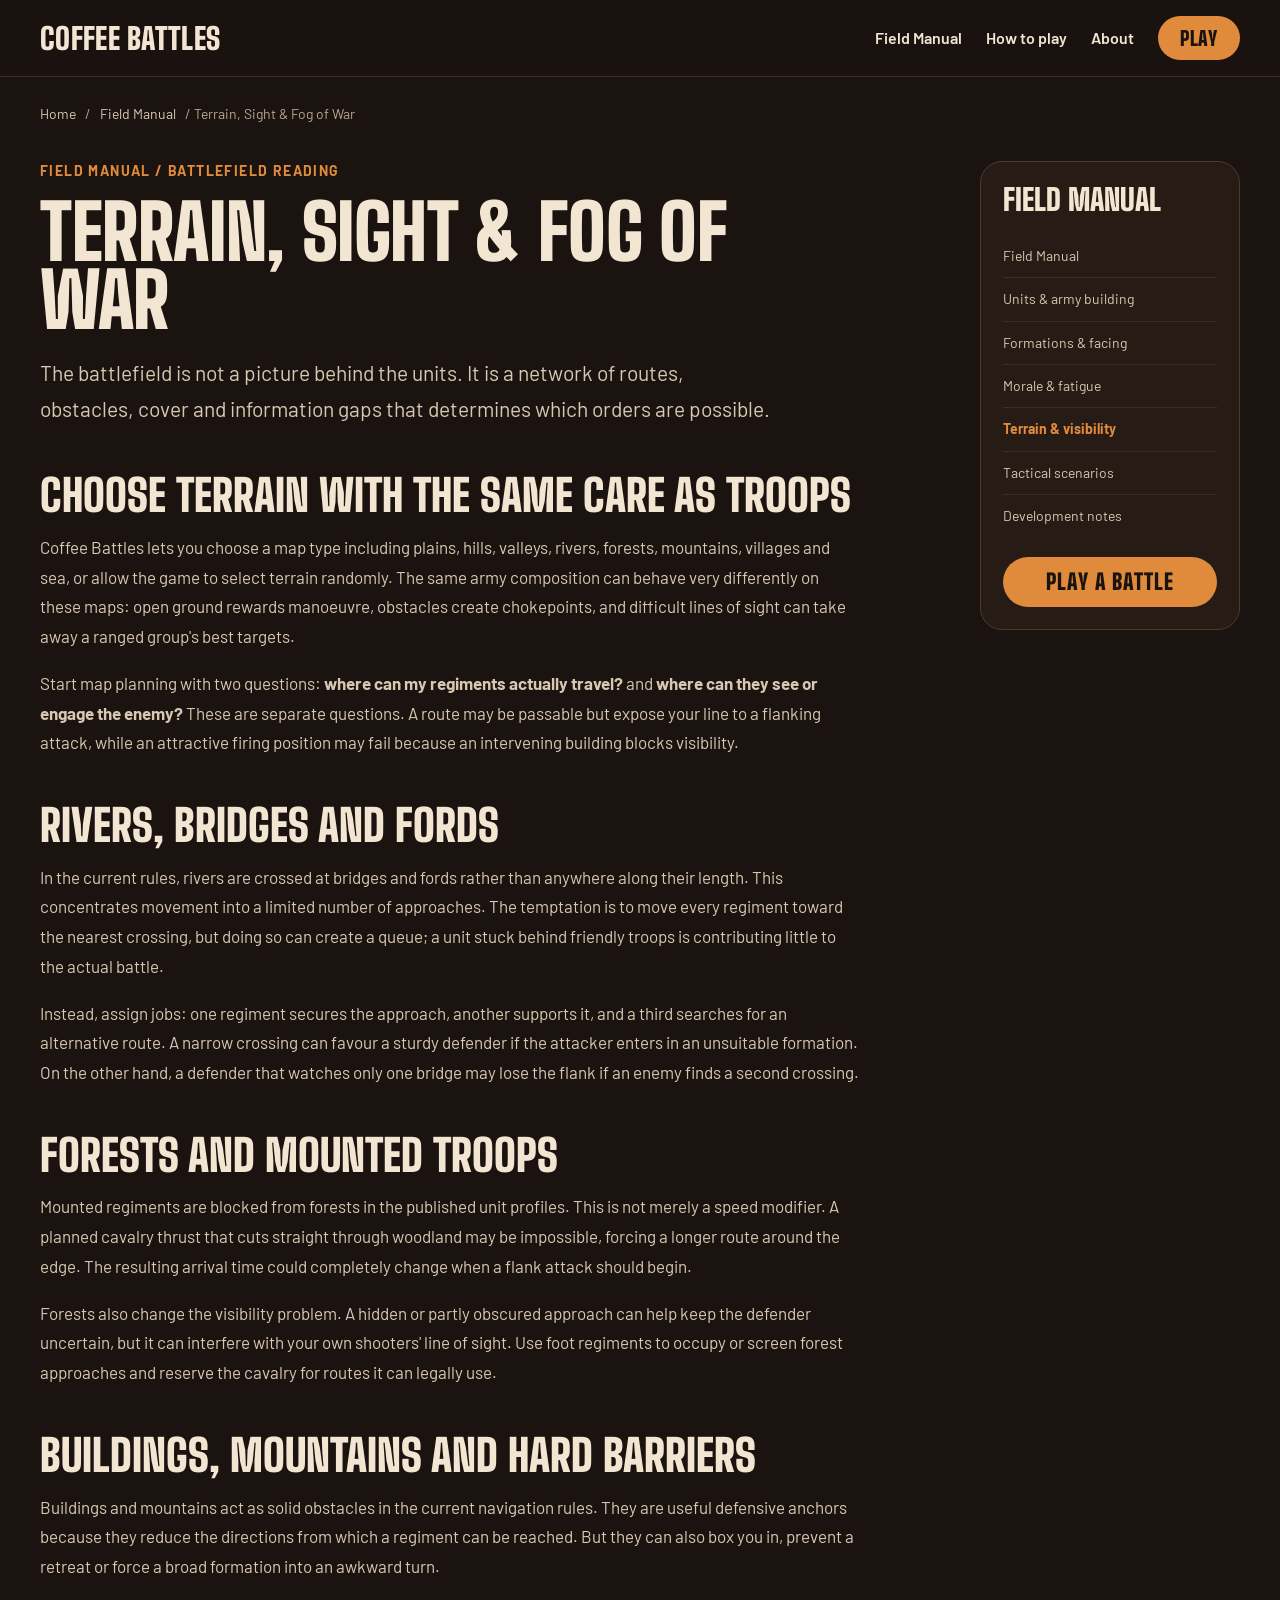
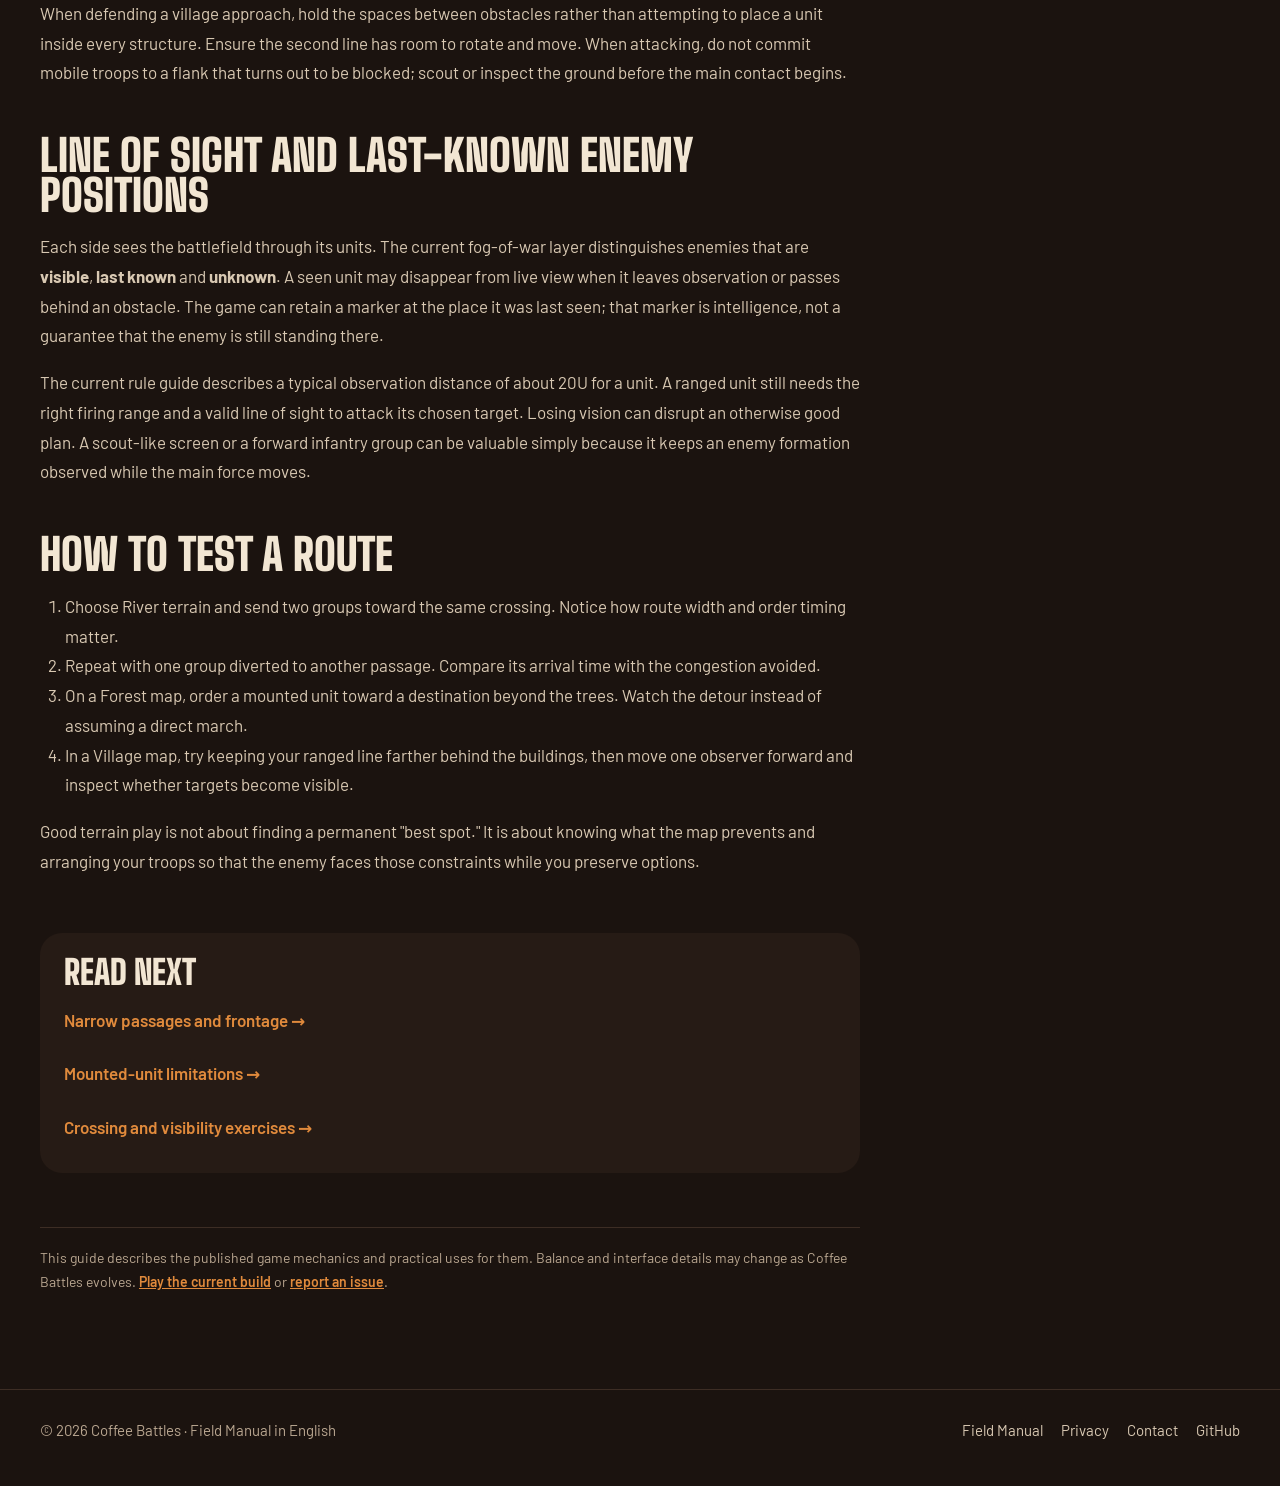
<file: terrain.html>
<!DOCTYPE html>
<html lang="en">
<head>
<meta charset="UTF-8">
<meta name="viewport" content="width=device-width,initial-scale=1">
<meta name="robots" content="index,follow">
<meta name="description" content="Understand rivers, bridges, fords, forests, villages, hills, blocked routes and last-known enemy positions in Coffee Battles.">
<meta property="og:type" content="article">
<meta property="og:title" content="Terrain, Sight & Fog of War | Coffee Battles">
<meta property="og:description" content="Understand rivers, bridges, fords, forests, villages, hills, blocked routes and last-known enemy positions in Coffee Battles.">
<meta property="og:url" content="https://coffeebattles.online/terrain">
<link rel="canonical" href="https://coffeebattles.online/terrain">
<link rel="icon" href="/favicon.svg" type="image/svg+xml">
<link rel="stylesheet" href="/site.css">
<title>Terrain, Sight & Fog of War | Coffee Battles</title>
</head>
<body><header class="site-header"><nav class="nav" aria-label="Main navigation"><a class="brand" href="/">Coffee Battles</a><div class="nav-links"><a href="/manual">Field Manual</a><a href="/how-to-play">How to play</a><a href="/about">About</a><a class="play" href="/play">Play</a></div></nav></header>
<main class="shell manual-layout"><div class="manual-breadcrumb"><a href="/">Home</a> / <a href="/manual">Field Manual</a> / Terrain, Sight & Fog of War</div>
<div class="manual-columns sponsor-doc-grid sponsor-doc-grid--manual"><div class="sponsor-rail sponsor-rail--left" aria-hidden="true"><span class="sponsor-rail__kicker">SPONSOR</span><span class="sponsor-rail__cup">☕</span><strong class="sponsor-rail__label">AD SPACE</strong><small class="sponsor-rail__size">160 × 600</small></div><article class="prose manual-article">
<p class="manual-kicker">Field Manual / Battlefield reading</p><h1>Terrain, Sight & Fog of War</h1><p class="lead">The battlefield is not a picture behind the units. It is a network of routes, obstacles, cover and information gaps that determines which orders are possible.</p>
<h2>Choose terrain with the same care as troops</h2>
<p>Coffee Battles lets you choose a map type including plains, hills, valleys, rivers, forests, mountains, villages and sea, or allow the game to select terrain randomly. The same army composition can behave very differently on these maps: open ground rewards manoeuvre, obstacles create chokepoints, and difficult lines of sight can take away a ranged group's best targets.</p>
<p>Start map planning with two questions: <strong>where can my regiments actually travel?</strong> and <strong>where can they see or engage the enemy?</strong> These are separate questions. A route may be passable but expose your line to a flanking attack, while an attractive firing position may fail because an intervening building blocks visibility.</p>
<h2>Rivers, bridges and fords</h2>
<p>In the current rules, rivers are crossed at bridges and fords rather than anywhere along their length. This concentrates movement into a limited number of approaches. The temptation is to move every regiment toward the nearest crossing, but doing so can create a queue; a unit stuck behind friendly troops is contributing little to the actual battle.</p>
<p>Instead, assign jobs: one regiment secures the approach, another supports it, and a third searches for an alternative route. A narrow crossing can favour a sturdy defender if the attacker enters in an unsuitable formation. On the other hand, a defender that watches only one bridge may lose the flank if an enemy finds a second crossing.</p>
<h2>Forests and mounted troops</h2>
<p>Mounted regiments are blocked from forests in the published unit profiles. This is not merely a speed modifier. A planned cavalry thrust that cuts straight through woodland may be impossible, forcing a longer route around the edge. The resulting arrival time could completely change when a flank attack should begin.</p>
<p>Forests also change the visibility problem. A hidden or partly obscured approach can help keep the defender uncertain, but it can interfere with your own shooters' line of sight. Use foot regiments to occupy or screen forest approaches and reserve the cavalry for routes it can legally use.</p>
<h2>Buildings, mountains and hard barriers</h2>
<p>Buildings and mountains act as solid obstacles in the current navigation rules. They are useful defensive anchors because they reduce the directions from which a regiment can be reached. But they can also box you in, prevent a retreat or force a broad formation into an awkward turn.</p>
<p>When defending a village approach, hold the spaces between obstacles rather than attempting to place a unit inside every structure. Ensure the second line has room to rotate and move. When attacking, do not commit mobile troops to a flank that turns out to be blocked; scout or inspect the ground before the main contact begins.</p>
<h2>Line of sight and last-known enemy positions</h2>
<p>Each side sees the battlefield through its units. The current fog-of-war layer distinguishes enemies that are <strong>visible</strong>, <strong>last known</strong> and <strong>unknown</strong>. A seen unit may disappear from live view when it leaves observation or passes behind an obstacle. The game can retain a marker at the place it was last seen; that marker is intelligence, not a guarantee that the enemy is still standing there.</p>
<p>The current rule guide describes a typical observation distance of about 20U for a unit. A ranged unit still needs the right firing range and a valid line of sight to attack its chosen target. Losing vision can disrupt an otherwise good plan. A scout-like screen or a forward infantry group can be valuable simply because it keeps an enemy formation observed while the main force moves.</p>
<h2>How to test a route</h2>
<ol><li>Choose River terrain and send two groups toward the same crossing. Notice how route width and order timing matter.</li><li>Repeat with one group diverted to another passage. Compare its arrival time with the congestion avoided.</li><li>On a Forest map, order a mounted unit toward a destination beyond the trees. Watch the detour instead of assuming a direct march.</li><li>In a Village map, try keeping your ranged line farther behind the buildings, then move one observer forward and inspect whether targets become visible.</li></ol>
<p>Good terrain play is not about finding a permanent "best spot." It is about knowing what the map prevents and arranging your troops so that the enemy faces those constraints while you preserve options.</p>
<section class="manual-related"><h2>Read next</h2><div class="manual-related-links"><a href="/formations">Narrow passages and frontage →</a><a href="/units">Mounted-unit limitations →</a><a href="/tactics">Crossing and visibility exercises →</a></div></section>
<p class="manual-endnote">This guide describes the published game mechanics and practical uses for them. Balance and interface details may change as Coffee Battles evolves. <a href="/play">Play the current build</a> or <a href="/contact">report an issue</a>.</p>
</article>
<aside class="manual-side" aria-label="Field Manual chapters"><div class="manual-side-title">Field Manual</div><ol><li><a href="/manual">Field Manual</a></li><li><a href="/units">Units & army building</a></li><li><a href="/formations">Formations & facing</a></li><li><a href="/morale">Morale & fatigue</a></li><li><a href="/terrain" aria-current="page">Terrain & visibility</a></li><li><a href="/tactics">Tactical scenarios</a></li><li><a href="/development">Development notes</a></li></ol><a href="/play" class="btn primary manual-side-cta">Play a battle</a></aside><div class="sponsor-rail sponsor-rail--right" aria-hidden="true"><span class="sponsor-rail__kicker">SPONSOR</span><span class="sponsor-rail__cup">☕</span><strong class="sponsor-rail__label">AD SPACE</strong><small class="sponsor-rail__size">160 × 600</small></div>
</div></main><footer class="footer"><div class="footer-inner"><span>© 2026 Coffee Battles · Field Manual in English</span><div class="footer-links"><a href="/manual">Field Manual</a><a href="/privacy">Privacy</a><a href="/contact">Contact</a><a href="https://github.com/erykwest/COFFEE_BATTLES" rel="noopener noreferrer">GitHub</a></div></div></footer>
</body>
</html>
</file>
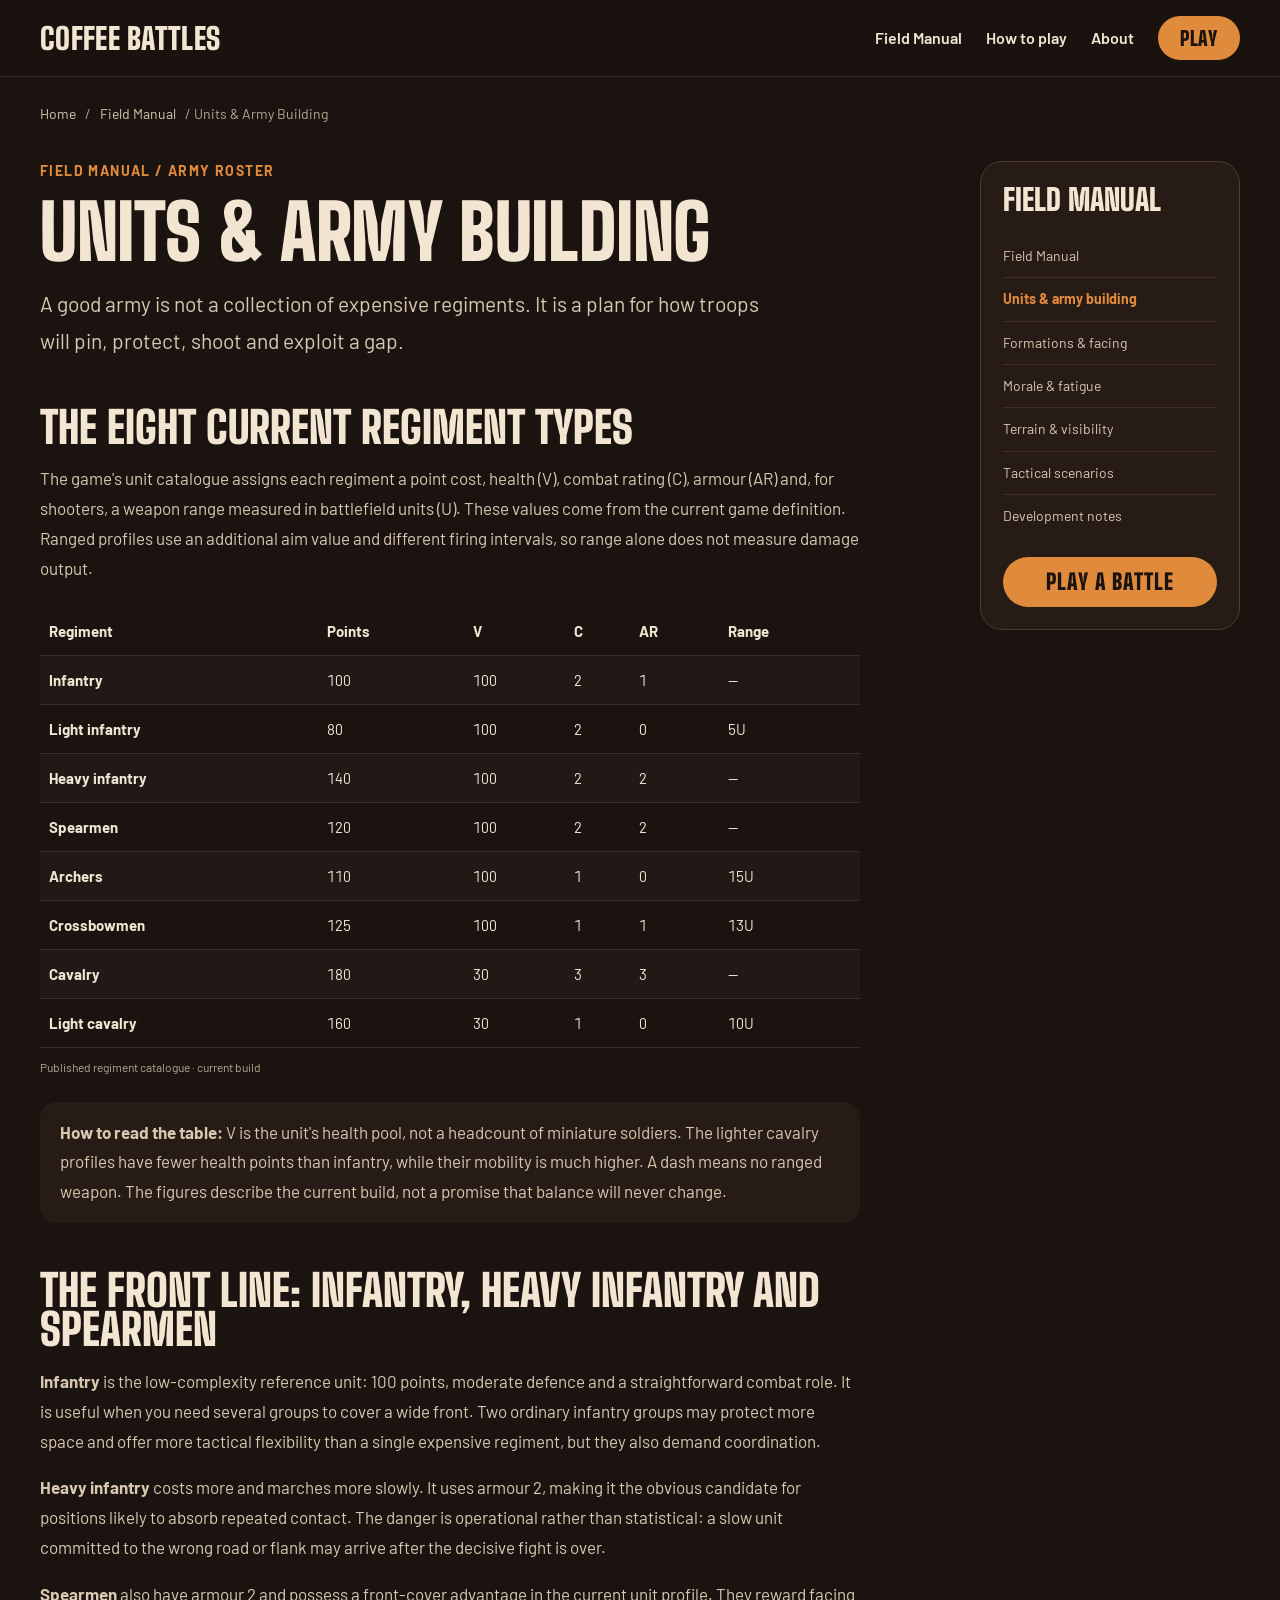
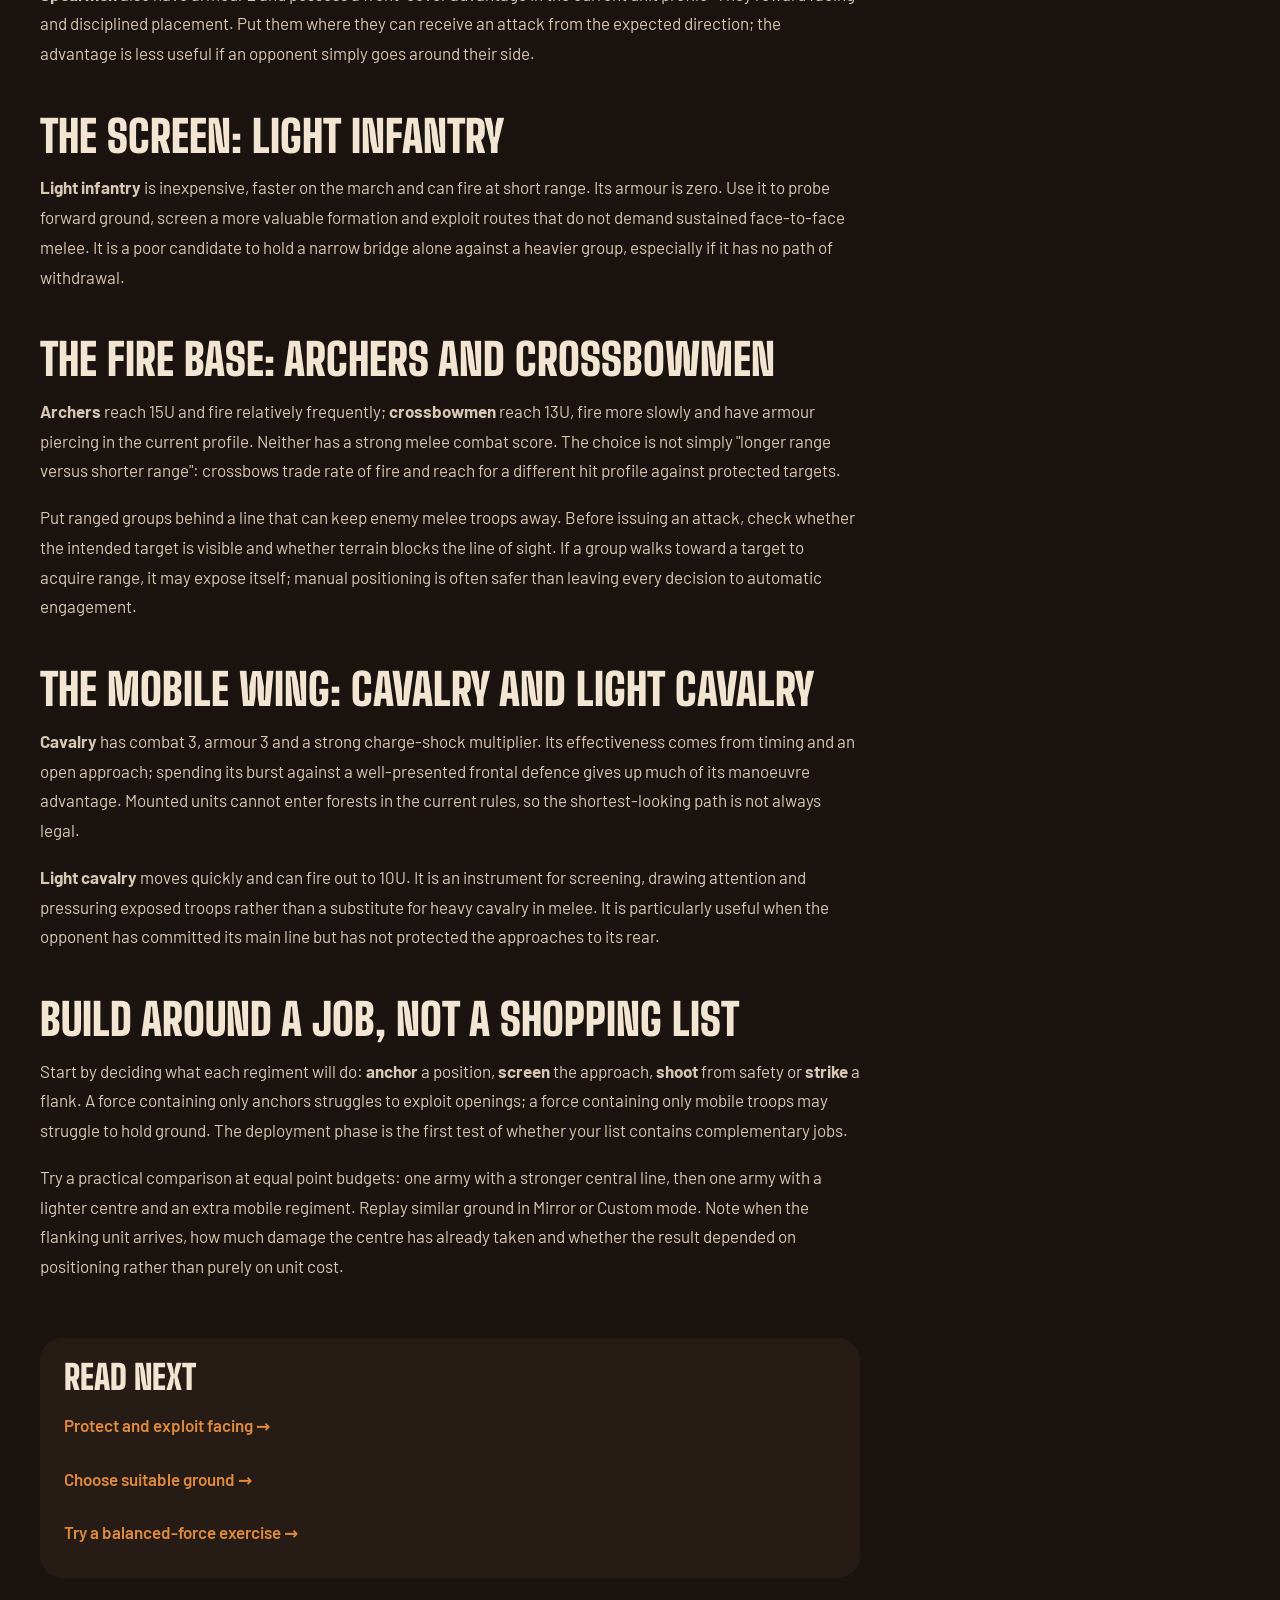
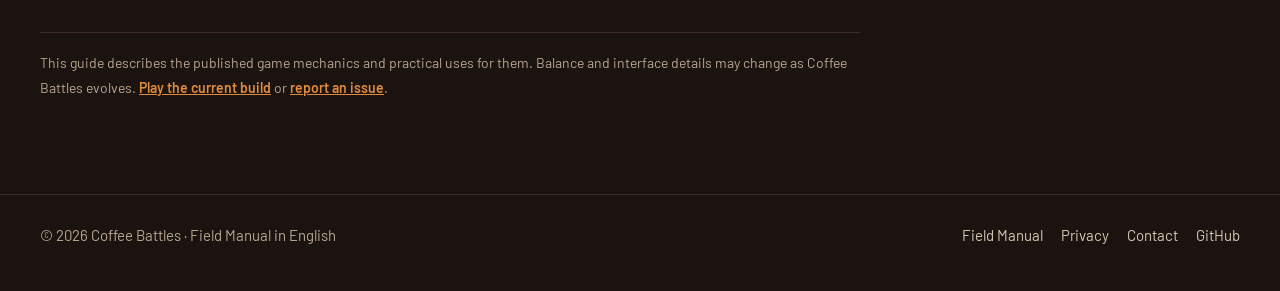
<file: units.html>
<!DOCTYPE html>
<html lang="en">
<head>
<meta charset="UTF-8">
<meta name="viewport" content="width=device-width,initial-scale=1">
<meta name="robots" content="index,follow">
<meta name="description" content="Compare all eight Coffee Battles regiments with their current point costs, combat, armor, hit points and firing ranges. Learn how to build a balanced force.">
<meta property="og:type" content="article">
<meta property="og:title" content="Units & Army Building | Coffee Battles">
<meta property="og:description" content="Compare all eight Coffee Battles regiments with their current point costs, combat, armor, hit points and firing ranges. Learn how to build a balanced force.">
<meta property="og:url" content="https://coffeebattles.online/units">
<link rel="canonical" href="https://coffeebattles.online/units">
<link rel="icon" href="/favicon.svg" type="image/svg+xml">
<link rel="stylesheet" href="/site.css">
<title>Units & Army Building | Coffee Battles</title>
</head>
<body><header class="site-header"><nav class="nav" aria-label="Main navigation"><a class="brand" href="/">Coffee Battles</a><div class="nav-links"><a href="/manual">Field Manual</a><a href="/how-to-play">How to play</a><a href="/about">About</a><a class="play" href="/play">Play</a></div></nav></header>
<main class="shell manual-layout"><div class="manual-breadcrumb"><a href="/">Home</a> / <a href="/manual">Field Manual</a> / Units & Army Building</div>
<div class="manual-columns sponsor-doc-grid sponsor-doc-grid--manual"><div class="sponsor-rail sponsor-rail--left" aria-hidden="true"><span class="sponsor-rail__kicker">SPONSOR</span><span class="sponsor-rail__cup">☕</span><strong class="sponsor-rail__label">AD SPACE</strong><small class="sponsor-rail__size">160 × 600</small></div><article class="prose manual-article">
<p class="manual-kicker">Field Manual / Army roster</p><h1>Units & Army Building</h1><p class="lead">A good army is not a collection of expensive regiments. It is a plan for how troops will pin, protect, shoot and exploit a gap.</p>
<h2>The eight current regiment types</h2>
<p>The game's unit catalogue assigns each regiment a point cost, health (V), combat rating (C), armour (AR) and, for shooters, a weapon range measured in battlefield units (U). These values come from the current game definition. Ranged profiles use an additional aim value and different firing intervals, so range alone does not measure damage output.</p>
<div class="manual-table-wrap"><table class="manual-table"><caption>Published regiment catalogue · current build</caption><thead><tr><th scope="col">Regiment</th><th scope="col">Points</th><th scope="col">V</th><th scope="col">C</th><th scope="col">AR</th><th scope="col">Range</th></tr></thead><tbody>
<tr><th scope="row">Infantry</th><td>100</td><td>100</td><td>2</td><td>1</td><td>—</td></tr>
<tr><th scope="row">Light infantry</th><td>80</td><td>100</td><td>2</td><td>0</td><td>5U</td></tr>
<tr><th scope="row">Heavy infantry</th><td>140</td><td>100</td><td>2</td><td>2</td><td>—</td></tr>
<tr><th scope="row">Spearmen</th><td>120</td><td>100</td><td>2</td><td>2</td><td>—</td></tr>
<tr><th scope="row">Archers</th><td>110</td><td>100</td><td>1</td><td>0</td><td>15U</td></tr>
<tr><th scope="row">Crossbowmen</th><td>125</td><td>100</td><td>1</td><td>1</td><td>13U</td></tr>
<tr><th scope="row">Cavalry</th><td>180</td><td>30</td><td>3</td><td>3</td><td>—</td></tr>
<tr><th scope="row">Light cavalry</th><td>160</td><td>30</td><td>1</td><td>0</td><td>10U</td></tr>
</tbody></table></div>
<p class="note"><strong>How to read the table:</strong> V is the unit's health pool, not a headcount of miniature soldiers. The lighter cavalry profiles have fewer health points than infantry, while their mobility is much higher. A dash means no ranged weapon. The figures describe the current build, not a promise that balance will never change.</p>
<h2>The front line: infantry, heavy infantry and spearmen</h2>
<p><strong>Infantry</strong> is the low-complexity reference unit: 100 points, moderate defence and a straightforward combat role. It is useful when you need several groups to cover a wide front. Two ordinary infantry groups may protect more space and offer more tactical flexibility than a single expensive regiment, but they also demand coordination.</p>
<p><strong>Heavy infantry</strong> costs more and marches more slowly. It uses armour 2, making it the obvious candidate for positions likely to absorb repeated contact. The danger is operational rather than statistical: a slow unit committed to the wrong road or flank may arrive after the decisive fight is over.</p>
<p><strong>Spearmen</strong> also have armour 2 and possess a front-cover advantage in the current unit profile. They reward facing and disciplined placement. Put them where they can receive an attack from the expected direction; the advantage is less useful if an opponent simply goes around their side.</p>
<h2>The screen: light infantry</h2>
<p><strong>Light infantry</strong> is inexpensive, faster on the march and can fire at short range. Its armour is zero. Use it to probe forward ground, screen a more valuable formation and exploit routes that do not demand sustained face-to-face melee. It is a poor candidate to hold a narrow bridge alone against a heavier group, especially if it has no path of withdrawal.</p>
<h2>The fire base: archers and crossbowmen</h2>
<p><strong>Archers</strong> reach 15U and fire relatively frequently; <strong>crossbowmen</strong> reach 13U, fire more slowly and have armour piercing in the current profile. Neither has a strong melee combat score. The choice is not simply "longer range versus shorter range": crossbows trade rate of fire and reach for a different hit profile against protected targets.</p>
<p>Put ranged groups behind a line that can keep enemy melee troops away. Before issuing an attack, check whether the intended target is visible and whether terrain blocks the line of sight. If a group walks toward a target to acquire range, it may expose itself; manual positioning is often safer than leaving every decision to automatic engagement.</p>
<h2>The mobile wing: cavalry and light cavalry</h2>
<p><strong>Cavalry</strong> has combat 3, armour 3 and a strong charge-shock multiplier. Its effectiveness comes from timing and an open approach; spending its burst against a well-presented frontal defence gives up much of its manoeuvre advantage. Mounted units cannot enter forests in the current rules, so the shortest-looking path is not always legal.</p>
<p><strong>Light cavalry</strong> moves quickly and can fire out to 10U. It is an instrument for screening, drawing attention and pressuring exposed troops rather than a substitute for heavy cavalry in melee. It is particularly useful when the opponent has committed its main line but has not protected the approaches to its rear.</p>
<h2>Build around a job, not a shopping list</h2>
<p>Start by deciding what each regiment will do: <strong>anchor</strong> a position, <strong>screen</strong> the approach, <strong>shoot</strong> from safety or <strong>strike</strong> a flank. A force containing only anchors struggles to exploit openings; a force containing only mobile troops may struggle to hold ground. The deployment phase is the first test of whether your list contains complementary jobs.</p>
<p>Try a practical comparison at equal point budgets: one army with a stronger central line, then one army with a lighter centre and an extra mobile regiment. Replay similar ground in Mirror or Custom mode. Note when the flanking unit arrives, how much damage the centre has already taken and whether the result depended on positioning rather than purely on unit cost.</p>
<section class="manual-related"><h2>Read next</h2><div class="manual-related-links"><a href="/formations">Protect and exploit facing →</a><a href="/terrain">Choose suitable ground →</a><a href="/tactics">Try a balanced-force exercise →</a></div></section>
<p class="manual-endnote">This guide describes the published game mechanics and practical uses for them. Balance and interface details may change as Coffee Battles evolves. <a href="/play">Play the current build</a> or <a href="/contact">report an issue</a>.</p>
</article>
<aside class="manual-side" aria-label="Field Manual chapters"><div class="manual-side-title">Field Manual</div><ol><li><a href="/manual">Field Manual</a></li><li><a href="/units" aria-current="page">Units & army building</a></li><li><a href="/formations">Formations & facing</a></li><li><a href="/morale">Morale & fatigue</a></li><li><a href="/terrain">Terrain & visibility</a></li><li><a href="/tactics">Tactical scenarios</a></li><li><a href="/development">Development notes</a></li></ol><a href="/play" class="btn primary manual-side-cta">Play a battle</a></aside><div class="sponsor-rail sponsor-rail--right" aria-hidden="true"><span class="sponsor-rail__kicker">SPONSOR</span><span class="sponsor-rail__cup">☕</span><strong class="sponsor-rail__label">AD SPACE</strong><small class="sponsor-rail__size">160 × 600</small></div>
</div></main><footer class="footer"><div class="footer-inner"><span>© 2026 Coffee Battles · Field Manual in English</span><div class="footer-links"><a href="/manual">Field Manual</a><a href="/privacy">Privacy</a><a href="/contact">Contact</a><a href="https://github.com/erykwest/COFFEE_BATTLES" rel="noopener noreferrer">GitHub</a></div></div></footer>
</body>
</html>
</file>
<file: site.css>
@import url("/fonts/fonts.css");
:root{
  --bg:#1b130f;--panel:#261b15;--btn:#33251d;--btn-hover:#3e2d23;--line:#3d2d24;--line-strong:#4f3b2e;
  --text:#f2e6d3;--text-2:#d8c8b2;--muted:#b9a690;--accent:#e08a3c;--accent-hover:#ec9a50;--accent-ink:#1b130f;
  --font-body:"Barlow","Segoe UI",system-ui,sans-serif;
  --font-display:"Big Shoulders Display","Oswald","Impact","Arial Narrow",sans-serif;
}
*{box-sizing:border-box}
html{background:var(--bg);color:var(--text);font-family:var(--font-body)}
body{margin:0;min-height:100vh;background:var(--bg);color:var(--text);font-size:17px;line-height:1.6}
a{color:var(--accent)}
a:hover{color:var(--accent-hover)}
:focus-visible{outline:2px solid var(--accent);outline-offset:3px}
img{max-width:100%;display:block}

/* header */
.site-header{position:sticky;top:0;z-index:20;background:rgba(27,19,15,.94);backdrop-filter:blur(8px);border-bottom:1px solid var(--line)}
.nav{width:min(1200px,calc(100% - 40px));height:76px;margin:auto;display:flex;align-items:center;gap:24px}
.brand{font:900 30px/1 var(--font-display);text-transform:uppercase;letter-spacing:.01em;color:var(--text);text-decoration:none;white-space:nowrap}
.brand:hover{color:var(--text)}
.nav-links{margin-left:auto;display:flex;align-items:center;gap:24px;font-weight:600;font-size:16px}
.nav-links a{color:var(--text);text-decoration:none}
.nav-links a:hover{color:var(--accent)}
.nav-links .play{height:44px;display:inline-flex;align-items:center;padding:0 22px;border-radius:999px;background:var(--accent);color:var(--accent-ink);font:900 20px/1 var(--font-display);letter-spacing:.04em;text-transform:uppercase}
.nav-links .play:hover{background:var(--accent-hover);color:var(--accent-ink)}
.lang-select{height:44px;padding:0 12px;border:0;border-radius:999px;background:var(--btn);color:var(--text);font:600 15px var(--font-body);cursor:pointer}

/* layout */
.shell{width:min(1200px,calc(100% - 40px));margin:auto}
.section{padding:72px 0}
h1,h2,h3{font-family:var(--font-display);text-transform:uppercase;line-height:.9;margin:0}
h1{font-weight:900;font-size:clamp(56px,8.4vw,120px);letter-spacing:-.005em}
h2{font-weight:900;font-size:clamp(40px,5vw,64px)}
h3{font-weight:800;font-size:28px;letter-spacing:.02em}
.lead{max-width:34em;margin:0;font-size:21px;line-height:1.5;color:var(--text-2);text-wrap:pretty}

/* buttons */
.cta-row{display:flex;flex-wrap:wrap;align-items:center;gap:24px}
.btn{display:inline-flex;align-items:center;justify-content:center;height:64px;padding:0 40px;border-radius:999px;background:var(--btn);color:var(--text);font:900 28px/1 var(--font-display);letter-spacing:.04em;text-transform:uppercase;text-decoration:none}
.btn:hover{background:var(--btn-hover);color:var(--text)}
.btn.primary{background:var(--accent);color:var(--accent-ink)}
.btn.primary:hover{background:var(--accent-hover);color:var(--accent-ink)}
.text-link{font-weight:600;font-size:18px}

/* landing */
.hero{padding:56px 0 72px}
.hero .shell{display:grid;grid-template-columns:minmax(0,1.2fr) minmax(0,1fr);gap:56px;align-items:center}
.hero h1{font-size:clamp(48px,7vw,100px)}
.hero-copy{display:flex;flex-direction:column;gap:28px}
.hero-shot{border-radius:32px;overflow:hidden;background:var(--panel);aspect-ratio:9/7}
.hero-shot img{width:100%;height:100%;object-fit:cover}
.steps{margin:40px 0 48px;padding:0;list-style:none;display:grid;grid-template-columns:repeat(3,minmax(0,1fr));gap:24px;counter-reset:step}
.steps li{counter-increment:step;padding:28px;background:var(--panel);border-radius:24px}
.steps li::before{content:counter(step);display:block;margin-bottom:14px;font:900 64px/.8 var(--font-display);color:var(--accent)}
.steps p{margin:10px 0 0;color:var(--text-2)}

/* content pages */
.prose{max-width:760px;padding:64px 0 80px}
.prose h1{font-size:clamp(48px,7vw,88px);margin-bottom:20px}
.prose h2{font-size:clamp(32px,4vw,44px);margin:48px 0 14px}
.prose h3{margin:32px 0 10px}
.prose p,.prose li{color:var(--text-2)}
.prose ul{padding-left:22px}
.kicker{font-weight:600;font-size:16px;color:var(--muted)}
.note{padding:16px 20px;border-radius:16px;background:var(--panel);color:var(--text-2)}
.meta{font-size:14px;color:var(--muted)}
.card{background:var(--panel);border-radius:24px;padding:24px}
.controls-list{display:grid;grid-template-columns:max-content minmax(0,1fr);gap:12px 24px;margin:0}
.controls-list dt{font-weight:700;color:var(--text)}
.controls-list dd{margin:0;color:var(--text-2)}

/* footer */
.footer{border-top:1px solid var(--line);padding:28px 0 44px;color:var(--muted);font-size:15px}
.footer-inner{width:min(1200px,calc(100% - 40px));margin:auto;display:flex;gap:18px;flex-wrap:wrap;align-items:center}
.footer-links{margin-left:auto;display:flex;gap:18px;flex-wrap:wrap}
.footer a{color:var(--text-2);text-decoration:none}
.footer a:hover{color:var(--accent)}

@media (max-width:900px){
  .hero .shell{grid-template-columns:1fr;gap:32px}
  .steps{grid-template-columns:1fr}
}
@media (max-width:760px){
  .nav{height:auto;padding:12px 0;flex-wrap:wrap;gap:10px 16px}
  .brand{font-size:26px}
  .nav-links{margin-left:0;width:100%;gap:16px;flex-wrap:wrap;font-size:15px}
  .nav-links .play{margin-left:auto}
  .hero{padding-top:32px}
  .btn{height:56px;padding:0 30px;font-size:24px}
  .footer-links{margin-left:0;width:100%}
  .controls-list{grid-template-columns:1fr;gap:2px}
  .controls-list dd{margin-bottom:10px}
}

/* Field Manual — original game rules and tactical guides */
.manual-layout{padding-top:26px}
.manual-breadcrumb{font-size:14px;color:var(--muted);display:flex;flex-wrap:wrap;gap:9px}
.manual-breadcrumb a{color:var(--text-2);text-decoration:none}
.manual-columns{display:grid;grid-template-columns:minmax(0,1fr) 260px;gap:min(6vw,70px);align-items:start}
.manual-article{max-width:820px;padding-top:34px}
.manual-article h1{font-size:clamp(44px,6vw,76px)}
.manual-article .lead{max-width:35em}
.manual-kicker{margin:0 0 14px!important;color:var(--accent)!important;font-size:14px;font-weight:800;letter-spacing:.1em;text-transform:uppercase}
.manual-article p,.manual-article li{line-height:1.75}
.manual-article ol{padding-left:25px}
.manual-article a{font-weight:600}
.manual-side{position:sticky;top:110px;margin-top:36px;padding:22px;background:var(--panel);border:1px solid var(--line-strong);border-radius:22px}
.manual-side-title{font:900 30px/1.05 var(--font-display);text-transform:uppercase}
.manual-side ol{list-style:none;padding:0;margin:19px 0}
.manual-side li+li{border-top:1px solid var(--line)}
.manual-side a:not(.btn){display:block;color:var(--text-2);text-decoration:none;padding:10px 0;font-size:14px}
.manual-side a[aria-current="page"]{color:var(--accent);font-weight:800}
.manual-side-cta{width:100%;height:50px;padding:0 12px;font-size:22px}
.manual-endnote{margin-top:54px;padding-top:18px;border-top:1px solid var(--line);font-size:14px;color:var(--muted)!important}
.manual-related{margin-top:56px;padding:24px;border-radius:22px;background:var(--panel)}
.manual-related h2{font-size:34px;margin:0 0 12px}
.manual-related-links{display:flex;gap:10px;flex-direction:column}
.manual-related-links a{color:var(--accent);padding:8px 0;text-decoration:none}
.manual-hero{margin:28px 0}
.manual-hero img{width:100%;border-radius:20px}
.manual-hero figcaption{margin-top:10px;color:var(--muted);font-size:13px}
.manual-card-grid{display:grid;grid-template-columns:repeat(2,minmax(0,1fr));gap:14px;margin:26px 0 40px}
.manual-card{padding:22px;border:1px solid var(--line-strong);border-radius:18px;text-decoration:none;background:var(--panel);display:flex;gap:9px;flex-direction:column;transition:border-color .15s,transform .15s}
.manual-card:hover{border-color:var(--accent);transform:translateY(-2px)}
.manual-card span{font-size:12px;font-weight:800;color:var(--accent);letter-spacing:.09em;text-transform:uppercase}
.manual-card strong{font:900 29px/1.1 var(--font-display);text-transform:uppercase;color:var(--text)}
.manual-card small{font-size:15px;line-height:1.5;font-weight:400;color:var(--text-2)}
.manual-table-wrap{overflow-x:auto;margin:24px 0}
.manual-table{width:100%;border-collapse:collapse;font-size:15px;font-variant-numeric:tabular-nums}
.manual-table caption{caption-side:bottom;text-align:left;font-size:12px;color:var(--muted);padding-top:10px}
.manual-table th,.manual-table td{text-align:left;padding:12px 9px;border-bottom:1px solid var(--line)}
.manual-table th{color:var(--text);font-weight:700}
.manual-table tbody tr:nth-child(odd){background:rgba(255,255,255,.025)}
.manual-diagrams{display:grid;grid-template-columns:repeat(3,minmax(0,1fr));gap:10px;margin:30px 0}
.manual-diagrams figure{margin:0;background:var(--panel);border-radius:16px;min-height:210px;padding:18px 8px;display:flex;align-items:center;justify-content:space-around;flex-direction:column;text-align:center}
.manual-diagrams figcaption{font-size:13px;color:var(--text-2);line-height:1.5}
.formation-graphic{display:grid;gap:4px}
.formation-graphic.base{grid-template-columns:repeat(3,20px)}
.formation-graphic.column{grid-template-columns:repeat(2,20px)}
.formation-graphic.line{grid-template-columns:repeat(6,16px)}
.formation-graphic i{height:24px;background:var(--accent);border-radius:3px}
.manual-timeline section{padding:16px 0 18px 22px;border-left:2px solid var(--accent)}
.manual-timeline time{font-size:13px;color:var(--accent);font-weight:800}
.manual-timeline h3{font-size:26px;margin:12px 0 4px}
.manual-timeline p{margin:8px 0}
.manual-teaser{border-top:1px solid var(--line);background:linear-gradient(180deg,var(--bg),var(--panel))}
.manual-teaser h2{max-width:740px}
.manual-teaser .lead{margin:18px 0 20px}
.manual-teaser .manual-card-grid{grid-template-columns:repeat(3,minmax(0,1fr));margin:26px 0}
@media(max-width:1000px){
  .manual-columns{grid-template-columns:minmax(0,1fr)}
  .manual-side{position:static;order:-1;margin-top:14px}
  .manual-side ol{display:flex;flex-wrap:wrap;gap:0 18px}
  .manual-side li+li{border-top:0}
  .manual-side a:not(.btn){padding:7px 0}
  .manual-side-cta{width:auto;padding:0 24px}
}
@media(max-width:700px){
  .manual-card-grid,.manual-teaser .manual-card-grid{grid-template-columns:1fr}
  .manual-diagrams{grid-template-columns:1fr}
  .manual-diagrams figure{min-height:140px}
  .manual-article{padding-top:20px}
}

/* Documentation sponsor rails — placeholder inventory, NOT live AdSense units.
   Show only when both rails and readable documentation fit without overlap. */
.sponsor-rail{
  display:none;
  box-sizing:border-box;width:160px;height:600px;max-height:calc(100vh - 140px);
  flex-direction:column;align-items:center;justify-content:center;gap:12px;
  border:1px dashed rgba(224,138,60,.55);border-radius:18px;
  background:rgba(23,15,12,.72);color:var(--muted);text-align:center;
  pointer-events:none;user-select:none;overflow:hidden;
  box-shadow:inset 0 0 0 1px rgba(255,255,255,.02);
}
.sponsor-rail__kicker{font-size:10px;font-weight:800;letter-spacing:.18em;color:var(--accent)}
.sponsor-rail__cup{font-size:34px;line-height:1;opacity:.75}
.sponsor-rail__label{font-size:13px;line-height:1.25;letter-spacing:.05em}
.sponsor-rail__size{font-size:10px;opacity:.75}
/* The existing How-to-play column is <=760px, leaving 160px on either side. */
@media(min-width:1320px){
  .sponsor-doc-grid--guide{
    display:grid;grid-template-columns:160px minmax(0,760px) 160px;
    gap:40px;justify-content:center;align-items:start;
  }
  .sponsor-doc-grid--guide > .prose{grid-column:2;grid-row:1;min-width:0}
  .sponsor-doc-grid--guide > .sponsor-rail{display:flex;position:sticky;top:100px;margin-top:64px}
  .sponsor-doc-grid--guide > .sponsor-rail--left{grid-column:1;grid-row:1}
  .sponsor-doc-grid--guide > .sponsor-rail--right{grid-column:3;grid-row:1}
}
/* Field Manual has a 260px chapter index as well; reserve space rather than overlap it. */
@media(min-width:1750px){
  .manual-layout.shell{width:min(1640px,calc(100% - 48px))}
  .manual-columns.sponsor-doc-grid--manual{
    display:grid;grid-template-columns:160px minmax(0,1fr) 260px 160px;
    gap:28px;align-items:start;
  }
  .sponsor-doc-grid--manual > .manual-article{grid-column:2;grid-row:1;min-width:0}
  .sponsor-doc-grid--manual > .manual-side{grid-column:3;grid-row:1}
  .sponsor-doc-grid--manual > .sponsor-rail{display:flex;position:sticky;top:100px;margin-top:34px}
  .sponsor-doc-grid--manual > .sponsor-rail--left{grid-column:1;grid-row:1}
  .sponsor-doc-grid--manual > .sponsor-rail--right{grid-column:4;grid-row:1}
}
</file>
